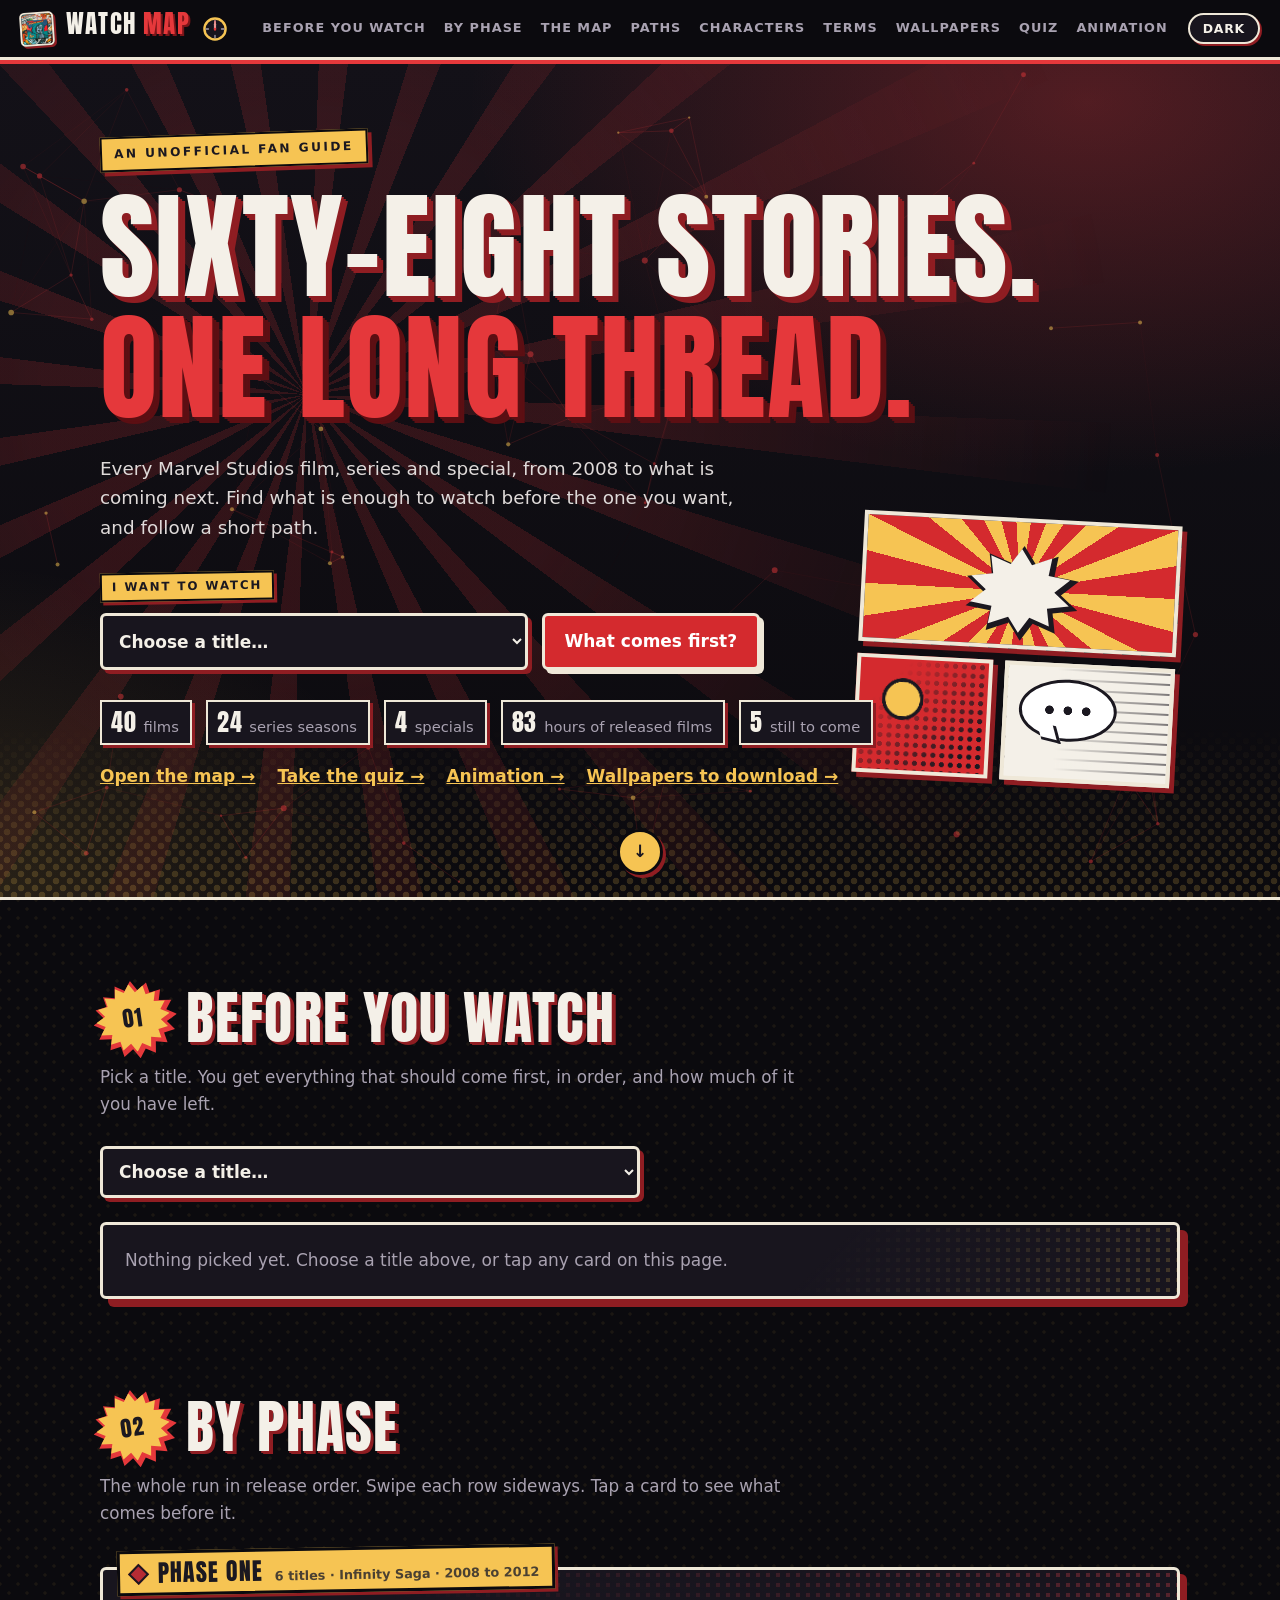
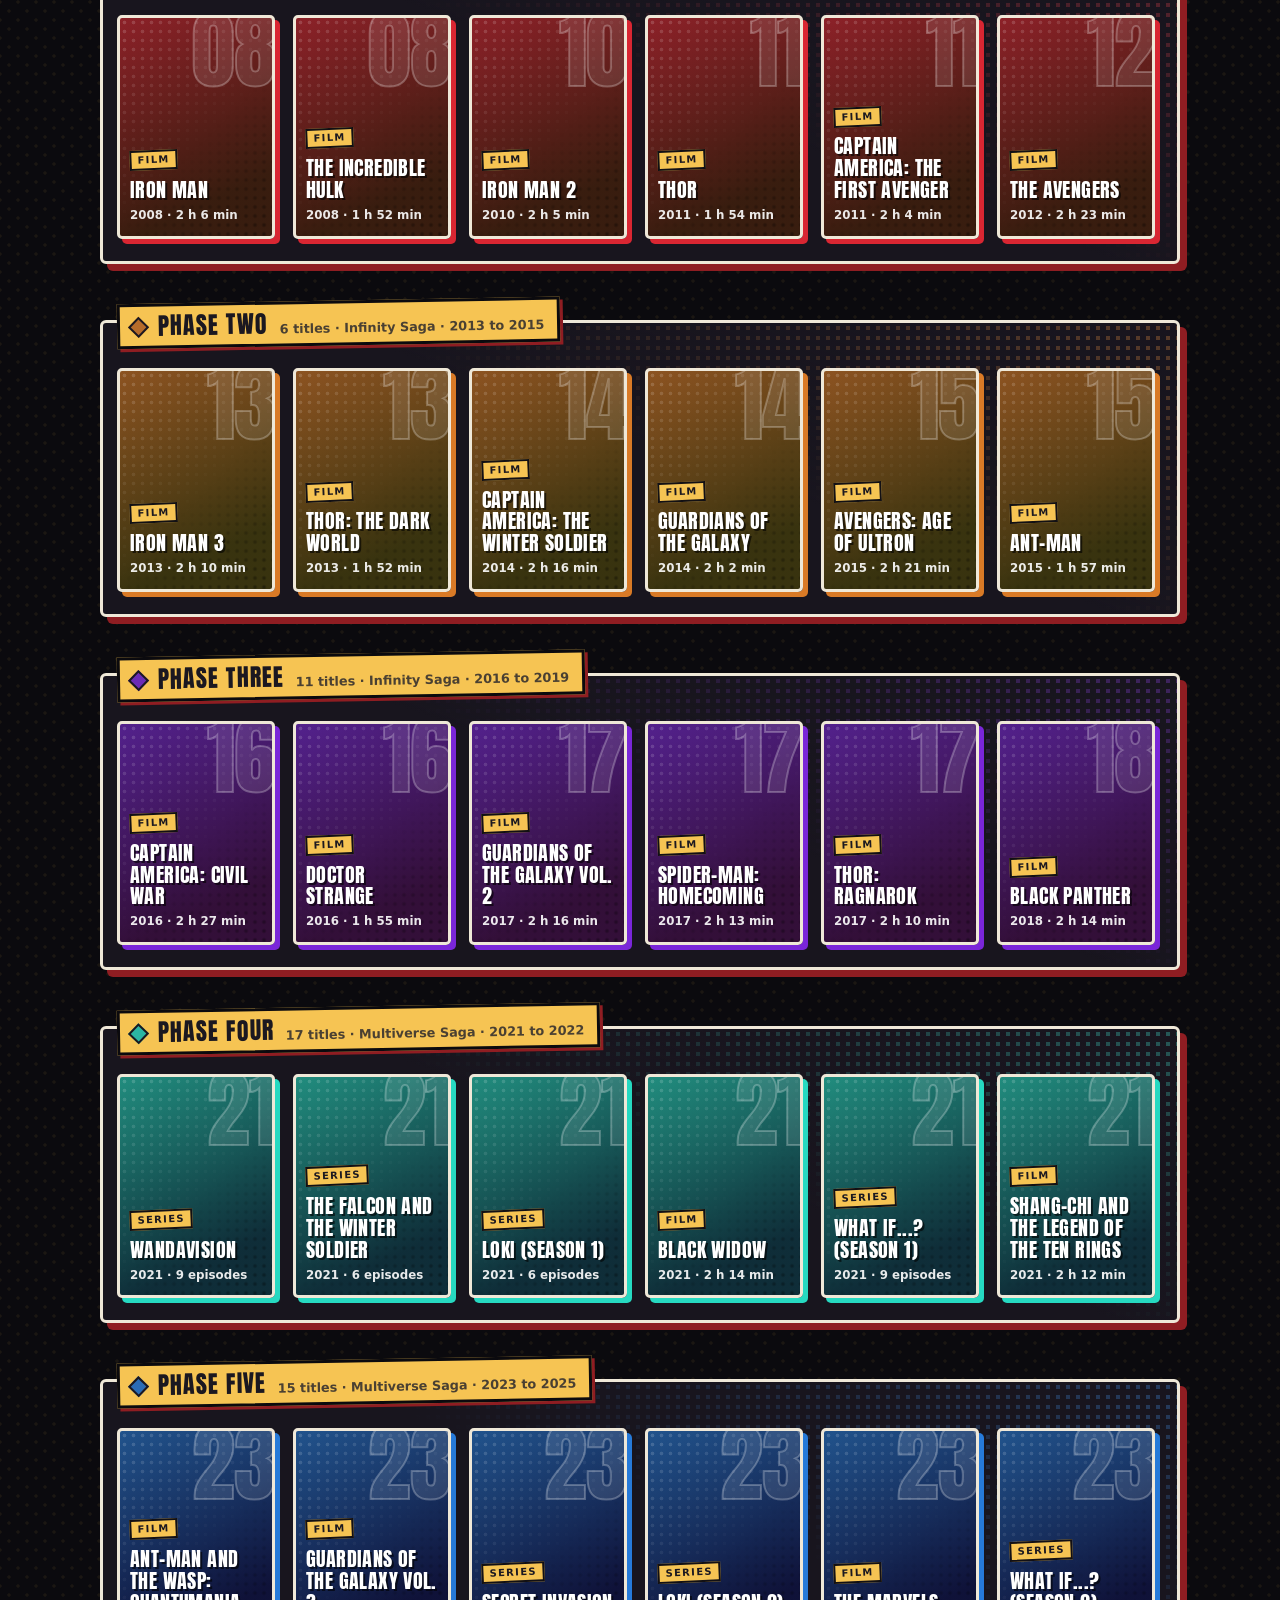
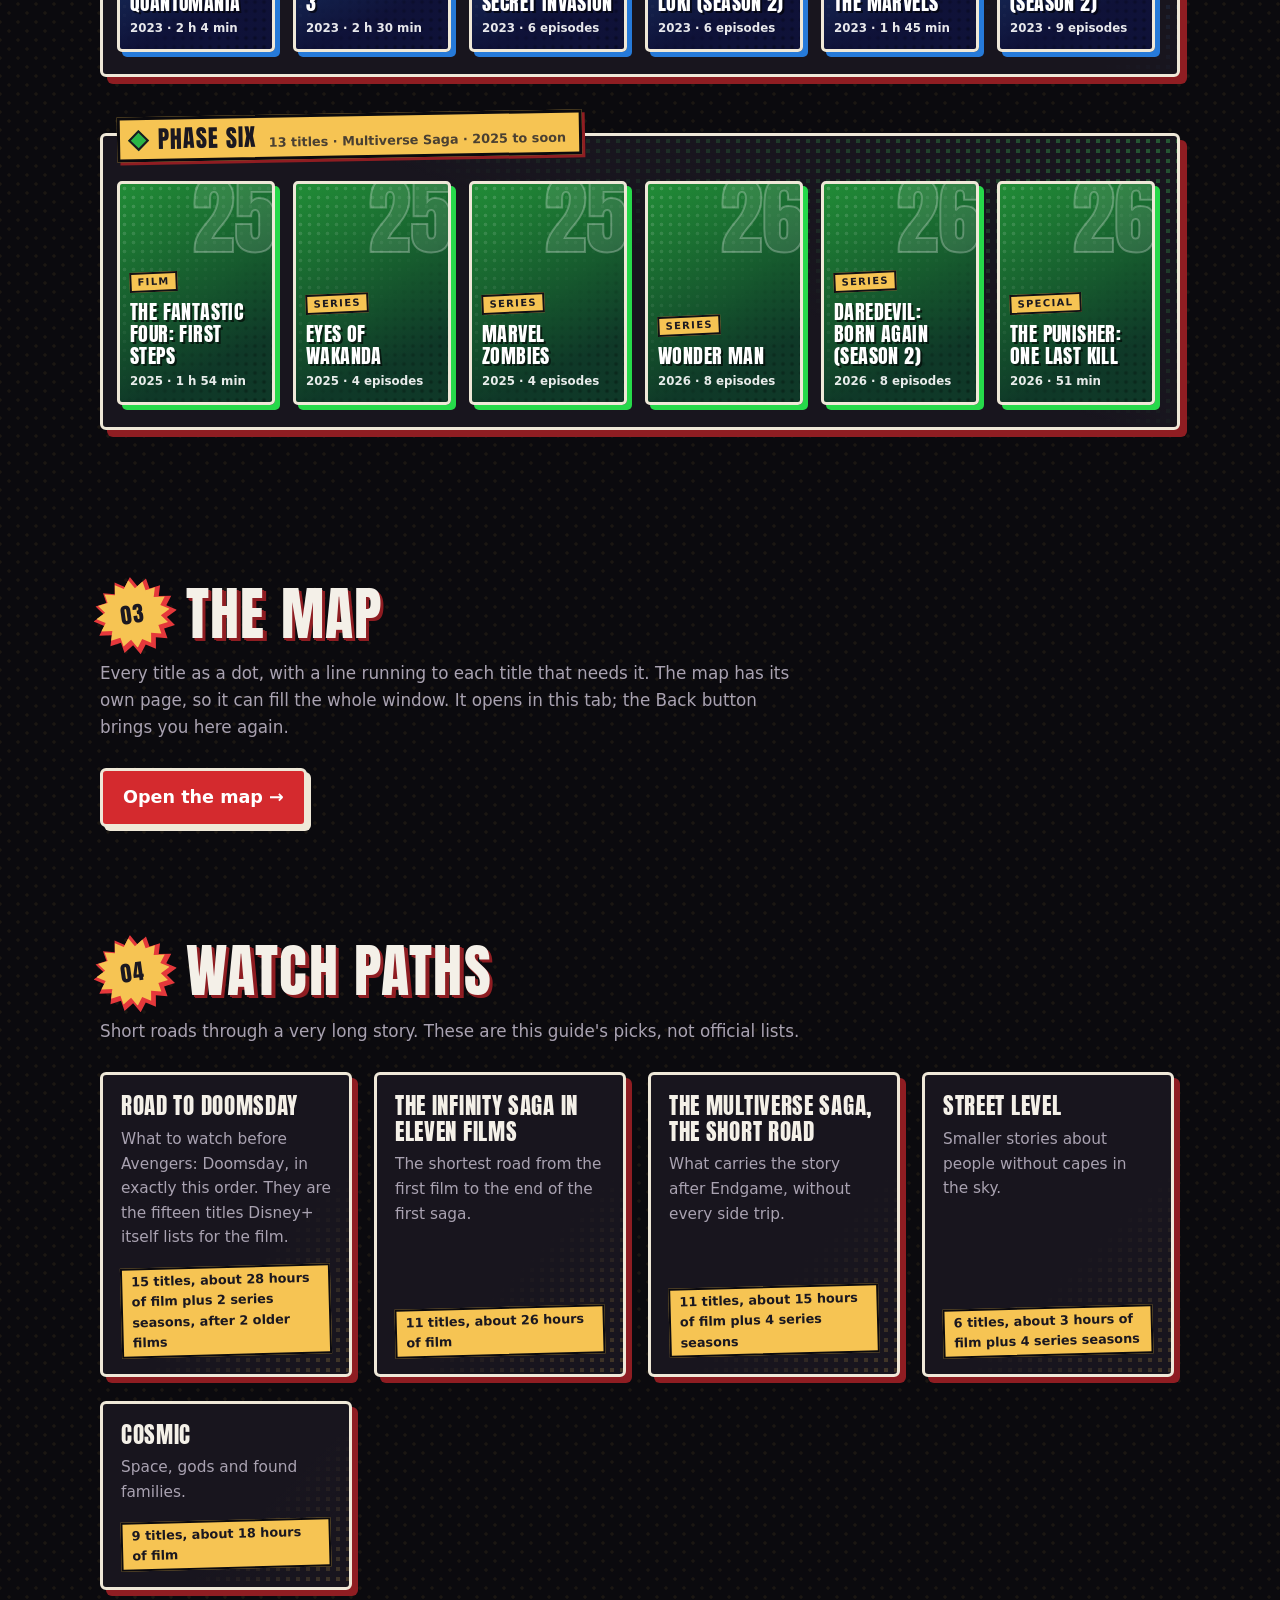
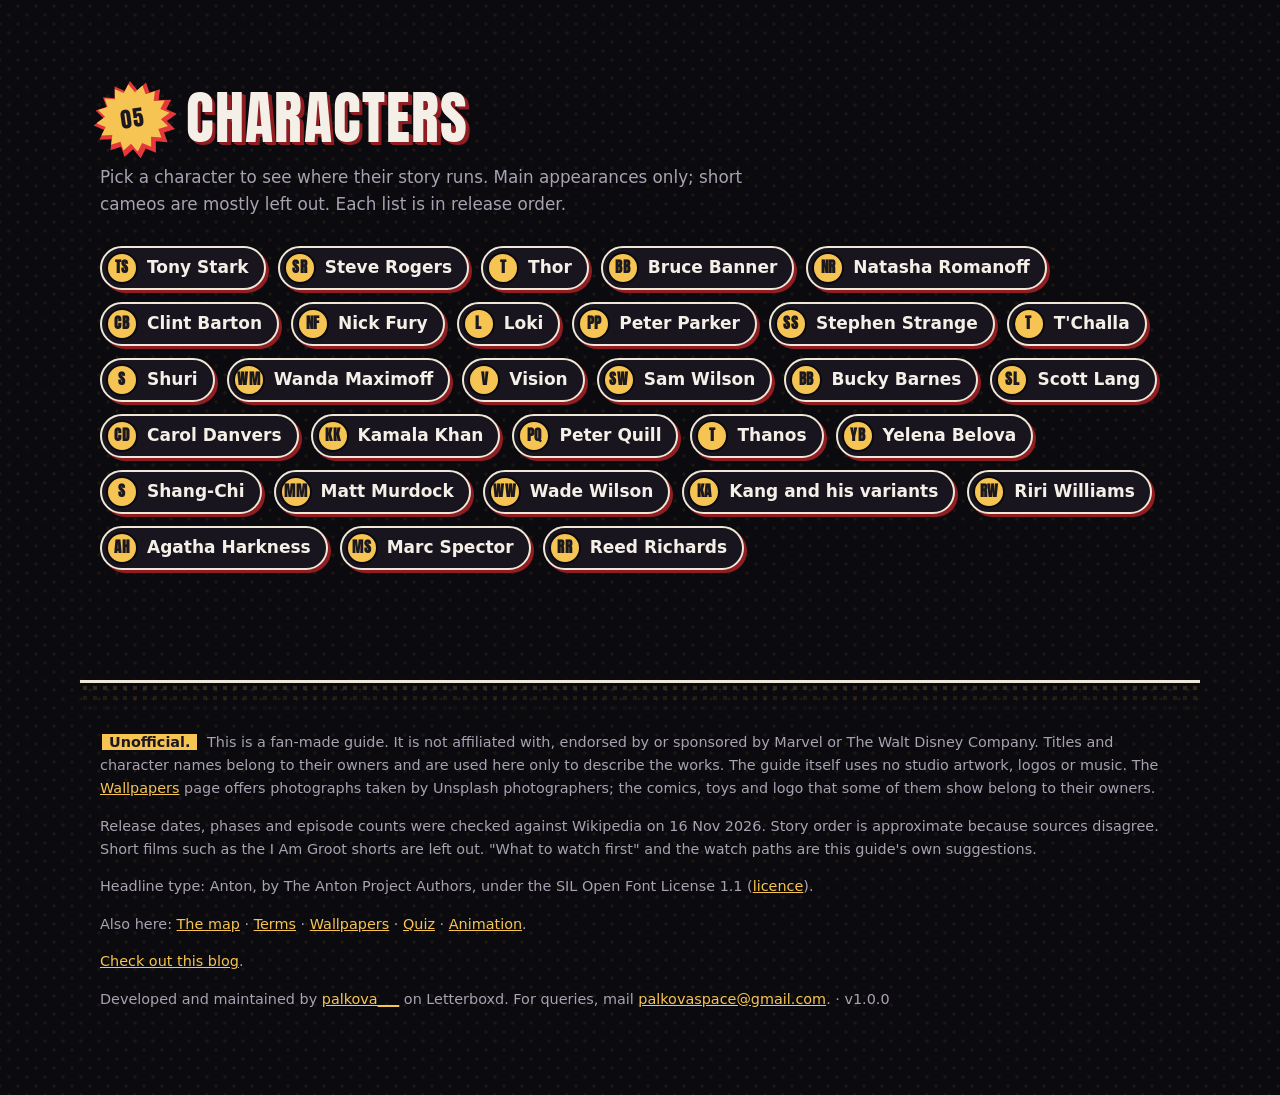
<file: index.html>
<!doctype html>
<html lang="en" data-theme="dark">
<head>
<meta charset="utf-8">
<meta name="viewport" content="width=device-width, initial-scale=1">
<title>Watch Map: an unofficial guide to the Marvel films and series</title>
<meta name="description" content="An unofficial fan guide. Every Marvel Studios film, series and special on one map: what to watch first, release and story order, watch paths and the main characters.">
<meta name="theme-color" content="#0b0a0e">
<link rel="icon" type="image/png" sizes="32x32" href="icon-32.png">
<link rel="apple-touch-icon" href="icon-180.png">
<link rel="preload" href="fonts/anton.woff2" as="font" type="font/woff2" crossorigin>
<link rel="stylesheet" href="style.css">
<script src="theme.js"></script>
<script src="config.js"></script>
</head>
<body data-page="guide">
<header class="bar">
  <a class="word" href="#top" aria-label="Watch Map, top of page"><img class="logo" src="icon-180.png" width="34" height="34" alt=""><span class="word-a">WATCH</span><span class="word-b">MAP</span></a>
  <a class="logo-clock-link" href="https://youtu.be/irVNGjRFZGk" target="_blank" rel="noopener noreferrer" title="Avengers: Doomsday, the official trailer, on YouTube" aria-label="Avengers: Doomsday, the official trailer, on YouTube"><svg class="logo-clock" viewBox="0 0 32 32" width="26" height="26" aria-hidden="true"><circle class="logo-clock-ring" cx="16" cy="16" r="13"/><path class="logo-clock-marks" d="M16 5v3M16 24v3M5 16h3M24 16h3"/><line class="logo-clock-hour" x1="16" y1="16" x2="16" y2="10"/><line class="logo-clock-minute" x1="16" y1="16" x2="16" y2="7"/><line class="logo-clock-second" x1="16" y1="18" x2="16" y2="6"/><circle class="logo-clock-pin" cx="16" cy="16" r="1.6"/></svg></a>
  <nav aria-label="Sections">
    <a href="#before">Before you watch</a>
    <a href="#phases">By phase</a>
    <a href="map.html">The map</a>
    <a href="#paths">Paths</a>
    <a href="#people">Characters</a>
    <a href="terms.html">Terms</a>
    <a href="wallpapers.html">Wallpapers</a>
    <a href="quiz.html">Quiz</a>
    <a href="animation.html">Animation</a>
  </nav>
  <a class="tool terms-link" href="terms.html">Terms</a>
  <button type="button" id="theme" class="tool">Dark</button>
</header>

<main id="top">
  <section class="hero">
    <canvas id="sky" aria-hidden="true"></canvas>
    <div class="hero-in">
      <p class="kicker">An unofficial fan guide</p>
      <h1><span id="count">Sixty-seven</span> stories.<br><em>One long thread.</em></h1>
      <p class="lede">Every Marvel Studios film, series and special, from 2008 to what is coming next. Find what is enough to watch before the one you want, and follow a short path<span data-ticks>, and tick off what you have seen</span>.</p>
      <form class="pick" id="hero-pick">
        <label for="hero-select">I want to watch</label>
        <div class="pick-row">
          <select id="hero-select"></select>
          <button type="submit" class="cta">What comes first?</button>
        </div>
      </form>
      <div class="progress" id="progress" hidden>
        <div class="progress-bar"><span id="progress-fill"></span></div>
        <p id="progress-text"></p>
      </div>
      <p class="stats" id="stats"></p>
      <p class="hero-more"><a href="map.html">Open the map →</a> <a href="quiz.html">Take the quiz →</a> <a href="animation.html">Animation →</a> <a href="wallpapers.html">Wallpapers to download →</a></p>
      <div class="panels" aria-hidden="true"><i></i><i></i><i></i></div>
    </div>
    <a class="down" href="#before" aria-label="Go to the first section">↓</a>
  </section>

  <section id="before" class="block">
    <div class="head reveal">
      <p class="num">01</p>
      <h2>Before you watch</h2>
      <p class="sub">Pick a title. You get everything that should come first, in order, and how much of it you have left.</p>
    </div>
    <div class="pick-row wide reveal">
      <select id="before-select" aria-label="Title"></select>
    </div>
    <div id="detail" class="detail" aria-live="polite">
      <p class="hint">Nothing picked yet. Choose a title above, or tap any card on this page.</p>
    </div>
  </section>

  <section id="phases" class="block">
    <div class="head reveal">
      <p class="num">02</p>
      <h2>By phase</h2>
      <p class="sub">The whole run in release order. Swipe each row sideways. Tap a card to see what comes before it<span data-ticks>; tap its circle to mark it as seen</span>.</p>
    </div>
    <div id="phase-rails"></div>
  </section>

  <section id="map-door" class="block">
    <div class="head reveal">
      <p class="num">03</p>
      <h2>The map</h2>
      <p class="sub">Every title as a dot, with a line running to each title that needs it. The map has its own page, so it can fill the whole window. It opens in this tab; the Back button brings you here again.</p>
    </div>
    <p class="reveal"><a class="cta door" href="map.html">Open the map →</a></p>
  </section>

  <!-- The map itself. On this page it stays hidden (style.css); map.html, generated from this file, shows only this. -->
  <section id="map" class="block">
    <canvas id="strands" aria-hidden="true"></canvas>
    <div class="head reveal">
      <p class="num">03</p>
      <h2>The map</h2>
      <p class="sub">Each dot is a title, and a line runs to the title that needs it. Tap a dot to light up everything behind it. Drag sideways to move.</p>
    </div>
    <div class="controls reveal">
      <div class="seg" role="group" aria-label="Order">
        <button type="button" data-order="release" aria-pressed="true">Release order</button>
        <button type="button" data-order="story" aria-pressed="false">Story order</button>
      </div>
      <div class="chips" role="group" aria-label="Show">
        <button type="button" class="chip" data-kind="film" aria-pressed="true">Films</button>
        <button type="button" class="chip" data-kind="series" aria-pressed="true">Series</button>
        <button type="button" class="chip" data-kind="special" aria-pressed="true">Specials</button>
      </div>
      <div class="chips" id="jump" role="group" aria-label="Jump to a phase"></div>
    </div>
    <div class="map-scroll" id="map-scroll" tabindex="0" aria-label="Map of titles, moves sideways">
      <svg id="graph" role="img" aria-label="Map of titles and the titles they build on"></svg>
    </div>
    <div class="caption" id="caption" aria-live="polite"></div>
    <p class="legend"><span class="key need"></span> needed first <span class="key nice"></span> adds colour <span data-ticks><span class="key seen"></span> seen </span><span class="note" id="order-note"></span></p>
    <p class="map-unofficial">Unofficial fan guide. Not affiliated with Marvel or The Walt Disney Company. Developed and maintained by <a href="https://letterboxd.com/palkova___/" target="_blank" rel="noopener noreferrer">palkova___</a> on Letterboxd.</p>
  </section>

  <section id="paths" class="block">
    <div class="head reveal">
      <p class="num">04</p>
      <h2>Watch paths</h2>
      <p class="sub">Short roads through a very long story. These are this guide's picks, not official lists.</p>
    </div>
    <div class="cards" id="path-cards"></div>
    <div id="path-detail" class="group-detail" aria-live="polite"></div>
  </section>

  <section id="people" class="block">
    <div class="head reveal">
      <p class="num">05</p>
      <h2>Characters</h2>
      <p class="sub">Pick a character to see where their story runs. Main appearances only; short cameos are mostly left out. Each list is in release order.</p>
    </div>
    <div class="people" id="people-chips"></div>
    <div id="people-detail" class="group-detail" aria-live="polite"></div>
  </section>
</main>

<footer class="foot">
  <p><strong>Unofficial.</strong> This is a fan-made guide. It is not affiliated with, endorsed by or sponsored by Marvel or The Walt Disney Company. Titles and character names belong to their owners and are used here only to describe the works. The guide itself uses no studio artwork, logos or music. The <a href="wallpapers.html">Wallpapers</a> page offers photographs taken by Unsplash photographers; the comics, toys and logo that some of them show belong to their owners.</p>
  <p>Release dates, phases and episode counts were checked against Wikipedia on <span id="checked"></span>. Story order is approximate because sources disagree. Short films such as the I Am Groot shorts are left out. "What to watch first" and the watch paths are this guide's own suggestions.<span data-ticks> Your ticks are kept in this browser only.</span></p>
  <p>Headline type: Anton, by The Anton Project Authors, under the SIL Open Font License 1.1 (<a href="fonts/OFL.txt">licence</a>).</p>
  <p>Also here: <a href="map.html">The map</a> · <a href="terms.html">Terms</a> · <a href="wallpapers.html">Wallpapers</a> · <a href="quiz.html">Quiz</a> · <a href="animation.html">Animation</a>.</p>
  <p class="from-blog"><a href="https://palkovaspace.wordpress.com/2026/11/07/behind-the-mask-beside-each-other-two-reflections-on-spider-man-brand-new-day/" target="_blank" rel="noopener noreferrer">Check out this blog</a>.</p>
  <p class="made-by">Developed and maintained by <a href="https://letterboxd.com/palkova___/" target="_blank" rel="noopener noreferrer">palkova___</a> on Letterboxd. For queries, mail <a href="mailto:palkovaspace@gmail.com">palkovaspace@gmail.com</a>. · <span data-site-version>v1.0.0</span></p>
</footer>

<script src="data.js"></script>
<script src="strands.js"></script>
<script src="app.js"></script>
</body>
</html>
</file>
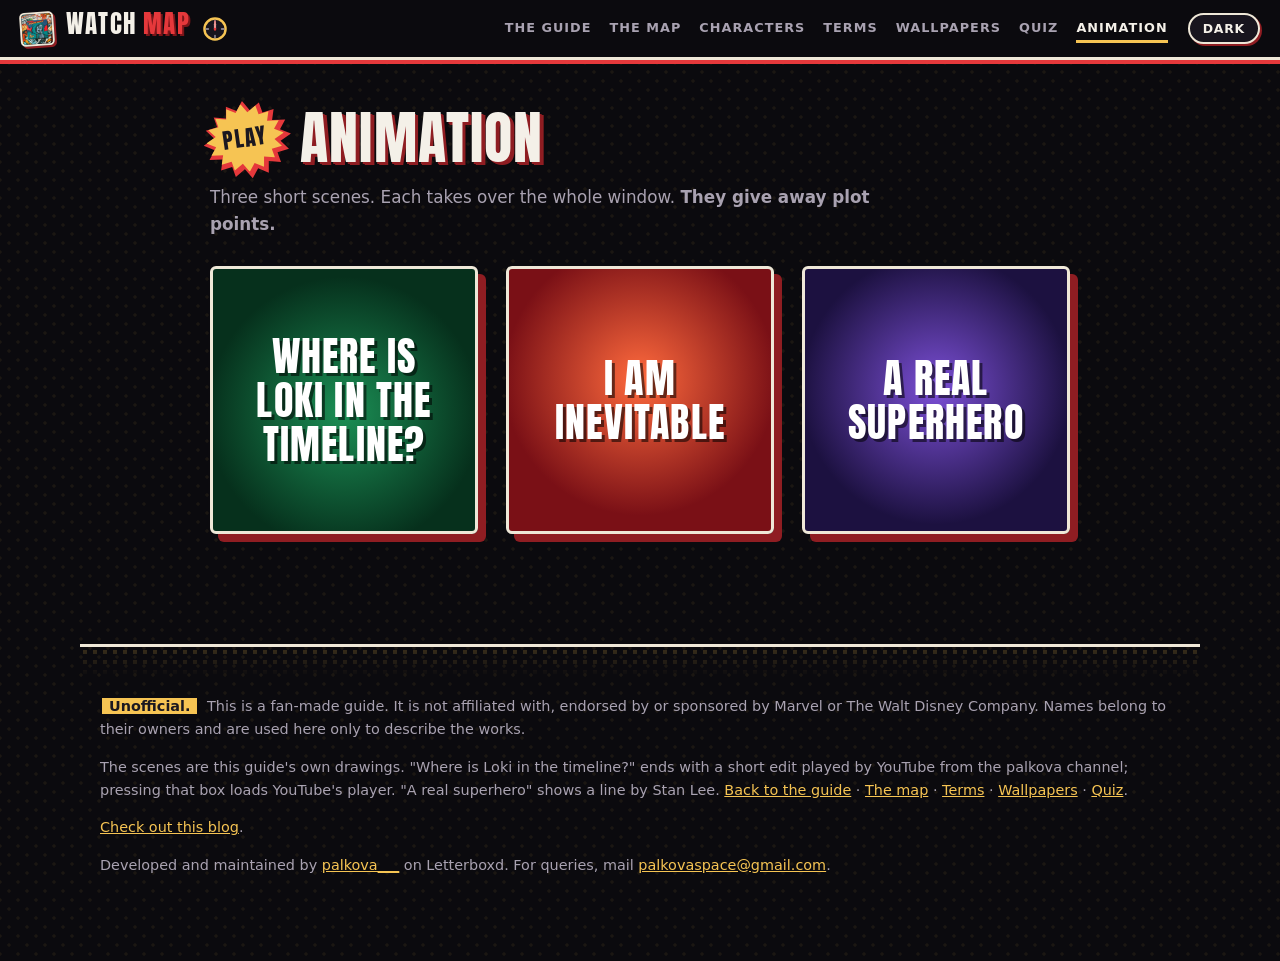
<file: animation.html>
<!doctype html>
<html lang="en" data-theme="dark">
<head>
<meta charset="utf-8">
<meta name="viewport" content="width=device-width, initial-scale=1">
<title>Animation · Watch Map</title>
<meta name="description" content="An unofficial fan guide. Three short scenes that take over the whole window.">
<meta name="theme-color" content="#0b0a0e">
<link rel="icon" type="image/png" sizes="32x32" href="icon-32.png">
<link rel="apple-touch-icon" href="icon-180.png">
<link rel="preload" href="fonts/anton.woff2" as="font" type="font/woff2" crossorigin>
<link rel="stylesheet" href="style.css">
<script src="config.js"></script>
<script src="theme.js"></script>
</head>
<body data-page="animation">
<header class="bar">
  <a class="word" href="index.html" aria-label="Watch Map, back to the guide"><img class="logo" src="icon-180.png" width="34" height="34" alt=""><span class="word-a">WATCH</span><span class="word-b">MAP</span></a>
  <a class="logo-clock-link" href="https://youtu.be/irVNGjRFZGk" target="_blank" rel="noopener noreferrer" title="Avengers: Doomsday, the official trailer, on YouTube" aria-label="Avengers: Doomsday, the official trailer, on YouTube"><svg class="logo-clock" viewBox="0 0 32 32" width="26" height="26" aria-hidden="true"><circle class="logo-clock-ring" cx="16" cy="16" r="13"/><path class="logo-clock-marks" d="M16 5v3M16 24v3M5 16h3M24 16h3"/><line class="logo-clock-hour" x1="16" y1="16" x2="16" y2="10"/><line class="logo-clock-minute" x1="16" y1="16" x2="16" y2="7"/><line class="logo-clock-second" x1="16" y1="18" x2="16" y2="6"/><circle class="logo-clock-pin" cx="16" cy="16" r="1.6"/></svg></a>
  <nav aria-label="Pages">
    <a href="index.html">The guide</a>
    <a href="map.html">The map</a>
    <a href="index.html#people">Characters</a>
    <a href="terms.html">Terms</a>
    <a href="wallpapers.html">Wallpapers</a>
    <a href="quiz.html">Quiz</a>
    <a href="animation.html" aria-current="page">Animation</a>
  </nav>
  <a class="tool back-link" href="index.html">Guide</a>
  <button type="button" id="theme" class="tool">Dark</button>
</header>

<main id="top" class="block anim-page">
  <div class="head">
    <p class="num">PLAY</p>
    <h1 class="terms-title">Animation</h1>
    <p class="sub">Three short scenes. Each takes over the whole window. <strong>They give away plot points.</strong></p>
  </div>
  <div class="anim-boxes">
    <button type="button" class="anim-box loki" id="play-loki"><span>Where is Loki in the timeline?</span></button>
    <button type="button" class="anim-box iron" id="play-iron"><span>I am inevitable</span></button>
    <button type="button" class="anim-box stan" id="play-stan"><span>A real superhero</span></button>
  </div>
  <noscript><p class="meta">This page needs JavaScript to play the scenes.</p></noscript>
</main>

<footer class="foot">
  <p><strong>Unofficial.</strong> This is a fan-made guide. It is not affiliated with, endorsed by or sponsored by Marvel or The Walt Disney Company. Names belong to their owners and are used here only to describe the works.</p>
  <p>The scenes are this guide's own drawings. "Where is Loki in the timeline?" ends with a short edit played by YouTube from the palkova channel; pressing that box loads YouTube's player. "A real superhero" shows a line by Stan Lee. <a href="index.html">Back to the guide</a> · <a href="map.html">The map</a> · <a href="terms.html">Terms</a> · <a href="wallpapers.html">Wallpapers</a> · <a href="quiz.html">Quiz</a>.</p>
  <p class="from-blog"><a href="https://palkovaspace.wordpress.com/2026/11/07/behind-the-mask-beside-each-other-two-reflections-on-spider-man-brand-new-day/" target="_blank" rel="noopener noreferrer">Check out this blog</a>.</p>
  <p class="made-by">Developed and maintained by <a href="https://letterboxd.com/palkova___/" target="_blank" rel="noopener noreferrer">palkova___</a> on Letterboxd. For queries, mail <a href="mailto:palkovaspace@gmail.com">palkovaspace@gmail.com</a>.</p>
</footer>

<!-- The stage: it covers the window while a scene plays (animation-page.js). -->
<div id="stage" hidden>
  <canvas id="stage-canvas" aria-hidden="true"></canvas>
  <video id="stage-video" playsinline controls preload="none" hidden></video>
  <iframe id="stage-frame" title="Video, played by YouTube" allow="autoplay; encrypted-media; picture-in-picture; fullscreen" allowfullscreen referrerpolicy="strict-origin-when-cross-origin" hidden></iframe>
  <div class="stage-tools">
    <a class="stage-pill" id="stage-watch" href="https://www.youtube.com/" target="_blank" rel="noopener noreferrer" hidden>Watch the edit on YouTube ↗</a>
    <a class="stage-pill" id="stage-door" href="map.html#sacred" hidden>Enter the Sacred Timeline →</a>
    <button type="button" class="stage-pill quiet" id="stage-back" hidden>Back</button>
    <a class="stage-pill quiet" id="stage-home" href="index.html" hidden>Back to home</a>
  </div>
</div>

<script src="strands.js"></script>
<script src="animation-page.js"></script>
</body>
</html>
</file>
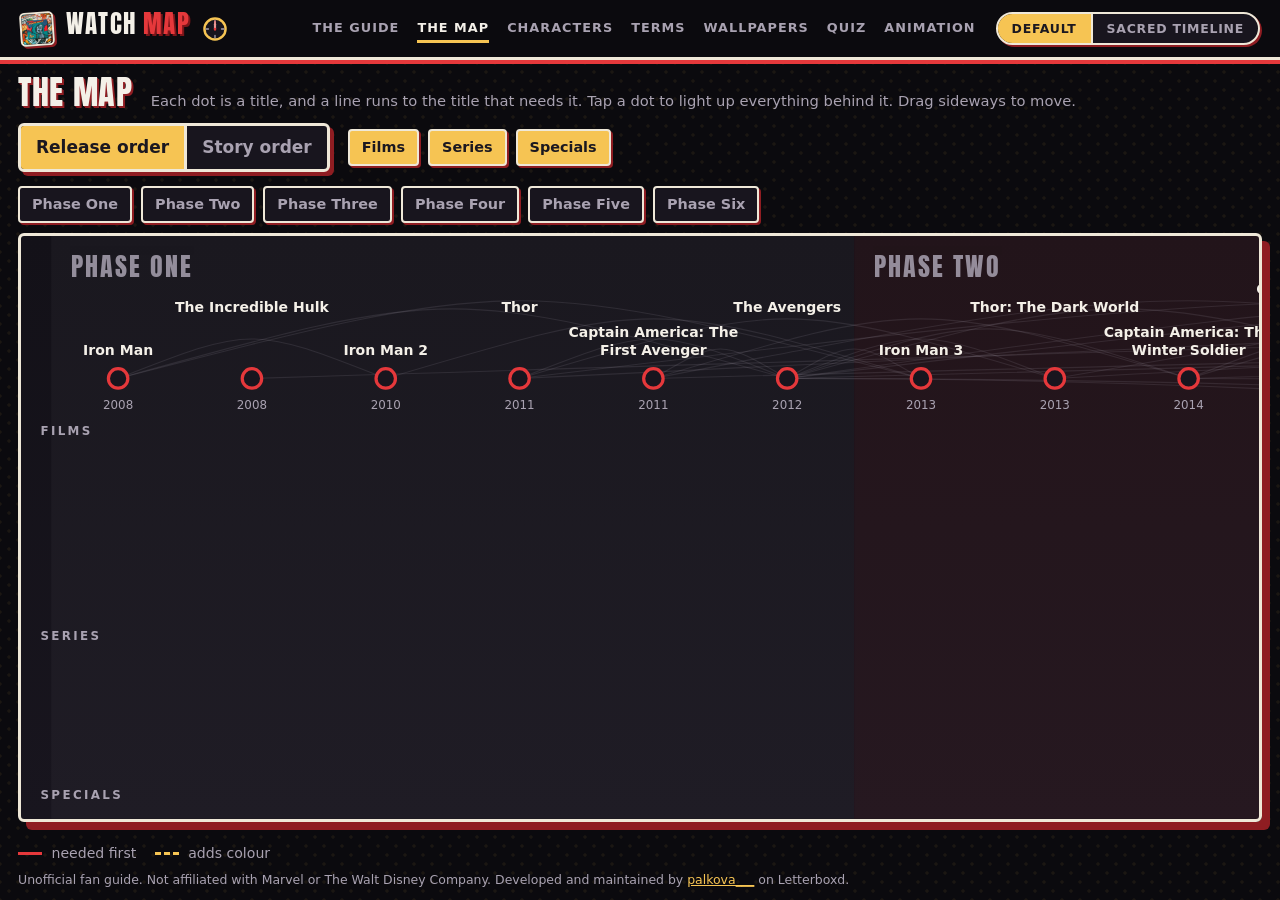
<file: map.html>
<!doctype html>
<html lang="en" data-theme="dark" data-map>
<head>
<meta charset="utf-8">
<meta name="viewport" content="width=device-width, initial-scale=1">
<title>The map · Watch Map</title>
<meta name="description" content="An unofficial fan guide. Every Marvel Studios film, series and special as a dot on one map, with a line to each title that needs it.">
<meta name="theme-color" content="#0b0a0e">
<link rel="icon" type="image/png" sizes="32x32" href="icon-32.png">
<link rel="apple-touch-icon" href="icon-180.png">
<link rel="preload" href="fonts/anton.woff2" as="font" type="font/woff2" crossorigin>
<link rel="stylesheet" href="style.css">
<script src="theme.js"></script>
<script src="config.js"></script>
</head>
<body data-page="map">
<!-- Generated by tools/build_map_page.py from index.html. Do not edit by hand. -->
<header class="bar">
  <a class="word" href="index.html" aria-label="Watch Map, back to the guide"><img class="logo" src="icon-180.png" width="34" height="34" alt=""><span class="word-a">WATCH</span><span class="word-b">MAP</span></a>
  <a class="logo-clock-link" href="https://youtu.be/irVNGjRFZGk" target="_blank" rel="noopener noreferrer" title="Avengers: Doomsday, the official trailer, on YouTube" aria-label="Avengers: Doomsday, the official trailer, on YouTube"><svg class="logo-clock" viewBox="0 0 32 32" width="26" height="26" aria-hidden="true"><circle class="logo-clock-ring" cx="16" cy="16" r="13"/><path class="logo-clock-marks" d="M16 5v3M16 24v3M5 16h3M24 16h3"/><line class="logo-clock-hour" x1="16" y1="16" x2="16" y2="10"/><line class="logo-clock-minute" x1="16" y1="16" x2="16" y2="7"/><line class="logo-clock-second" x1="16" y1="18" x2="16" y2="6"/><circle class="logo-clock-pin" cx="16" cy="16" r="1.6"/></svg></a>
  <nav aria-label="Pages">
    <a href="index.html">The guide</a>
    <a href="map.html" aria-current="page">The map</a>
    <a href="index.html#people">Characters</a>
    <a href="terms.html">Terms</a>
    <a href="wallpapers.html">Wallpapers</a>
    <a href="quiz.html">Quiz</a>
    <a href="animation.html">Animation</a>
  </nav>
  <a class="tool back-link" href="index.html">Guide</a>
  <a class="tool home-link" href="index.html">Home</a>
  <div class="view-switch" id="view" role="group" aria-label="View">
    <button type="button" data-view="default" aria-pressed="true">Default</button>
    <button type="button" data-view="sacred" aria-pressed="false">Sacred Timeline</button>
  </div>
</header>

<main id="top">
  <section class="hero">
    <canvas id="sky" aria-hidden="true"></canvas>
    <div class="hero-in">
      <p class="kicker">An unofficial fan guide</p>
      <h1><span id="count">Sixty-seven</span> stories.<br><em>One long thread.</em></h1>
      <p class="lede">Every Marvel Studios film, series and special, from 2008 to what is coming next. Find what is enough to watch before the one you want, and follow a short path<span data-ticks>, and tick off what you have seen</span>.</p>
      <form class="pick" id="hero-pick">
        <label for="hero-select">I want to watch</label>
        <div class="pick-row">
          <select id="hero-select"></select>
          <button type="submit" class="cta">What comes first?</button>
        </div>
      </form>
      <div class="progress" id="progress" hidden>
        <div class="progress-bar"><span id="progress-fill"></span></div>
        <p id="progress-text"></p>
      </div>
      <p class="stats" id="stats"></p>
      <p class="hero-more"><a href="map.html">Open the map →</a> <a href="quiz.html">Take the quiz →</a> <a href="animation.html">Animation →</a> <a href="wallpapers.html">Wallpapers to download →</a></p>
      <div class="panels" aria-hidden="true"><i></i><i></i><i></i></div>
    </div>
    <a class="down" href="#before" aria-label="Go to the first section">↓</a>
  </section>

  <section id="before" class="block">
    <div class="head reveal">
      <p class="num">01</p>
      <h2>Before you watch</h2>
      <p class="sub">Pick a title. You get everything that should come first, in order, and how much of it you have left.</p>
    </div>
    <div class="pick-row wide reveal">
      <select id="before-select" aria-label="Title"></select>
    </div>
    <div id="detail" class="detail" aria-live="polite">
      <p class="hint">Nothing picked yet. Choose a title above, or tap any card on this page.</p>
    </div>
  </section>

  <section id="phases" class="block">
    <div class="head reveal">
      <p class="num">02</p>
      <h2>By phase</h2>
      <p class="sub">The whole run in release order. Swipe each row sideways. Tap a card to see what comes before it<span data-ticks>; tap its circle to mark it as seen</span>.</p>
    </div>
    <div id="phase-rails"></div>
  </section>

  <section id="map-door" class="block">
    <div class="head reveal">
      <p class="num">03</p>
      <h2>The map</h2>
      <p class="sub">Every title as a dot, with a line running to each title that needs it. The map has its own page, so it can fill the whole window. It opens in this tab; the Back button brings you here again.</p>
    </div>
    <p class="reveal"><a class="cta door" href="map.html">Open the map →</a></p>
  </section>

  <!-- The map itself. On this page it stays hidden (style.css); map.html, generated from this file, shows only this. -->
  <section id="map" class="block">
    <canvas id="strands" aria-hidden="true"></canvas>
    <p class="sacred-quote">“I know what I want. I know what kind of god I need to be. For you. For all of us.” <span>Loki</span></p>
    <div class="head reveal">
      <p class="num">03</p>
      <h2>The map</h2>
      <p class="sub">Each dot is a title, and a line runs to the title that needs it. Tap a dot to light up everything behind it. Drag sideways to move.</p>
    </div>
    <div class="controls reveal">
      <div class="seg" role="group" aria-label="Order">
        <button type="button" data-order="release" aria-pressed="true">Release order</button>
        <button type="button" data-order="story" aria-pressed="false">Story order</button>
      </div>
      <div class="chips" role="group" aria-label="Show">
        <button type="button" class="chip" data-kind="film" aria-pressed="true">Films</button>
        <button type="button" class="chip" data-kind="series" aria-pressed="true">Series</button>
        <button type="button" class="chip" data-kind="special" aria-pressed="true">Specials</button>
      </div>
      <div class="chips" id="jump" role="group" aria-label="Jump to a phase"></div>
    </div>
    <div class="map-scroll" id="map-scroll" tabindex="0" aria-label="Map of titles, moves sideways">
      <svg id="graph" role="img" aria-label="Map of titles and the titles they build on"></svg>
    </div>
    <div class="caption" id="caption" aria-live="polite"></div>
    <p class="legend"><span class="key need"></span> needed first <span class="key nice"></span> adds colour <span data-ticks><span class="key seen"></span> seen </span><span class="note" id="order-note"></span></p>
    <p class="map-unofficial">Unofficial fan guide. Not affiliated with Marvel or The Walt Disney Company. Developed and maintained by <a href="https://letterboxd.com/palkova___/" target="_blank" rel="noopener noreferrer">palkova___</a> on Letterboxd.</p>
  </section>

  <section id="paths" class="block">
    <div class="head reveal">
      <p class="num">04</p>
      <h2>Watch paths</h2>
      <p class="sub">Short roads through a very long story. These are this guide's picks, not official lists.</p>
    </div>
    <div class="cards" id="path-cards"></div>
    <div id="path-detail" class="group-detail" aria-live="polite"></div>
  </section>

  <section id="people" class="block">
    <div class="head reveal">
      <p class="num">05</p>
      <h2>Characters</h2>
      <p class="sub">Pick a character to see where their story runs. Main appearances only; short cameos are mostly left out. Each list is in release order.</p>
    </div>
    <div class="people" id="people-chips"></div>
    <div id="people-detail" class="group-detail" aria-live="polite"></div>
  </section>
</main>

<footer class="foot">
  <p><strong>Unofficial.</strong> This is a fan-made guide. It is not affiliated with, endorsed by or sponsored by Marvel or The Walt Disney Company. Titles and character names belong to their owners and are used here only to describe the works. The guide itself uses no studio artwork, logos or music. The <a href="wallpapers.html">Wallpapers</a> page offers photographs taken by Unsplash photographers; the comics, toys and logo that some of them show belong to their owners.</p>
  <p>Release dates, phases and episode counts were checked against Wikipedia on <span id="checked"></span>. Story order is approximate because sources disagree. Short films such as the I Am Groot shorts are left out. "What to watch first" and the watch paths are this guide's own suggestions.<span data-ticks> Your ticks are kept in this browser only.</span></p>
  <p>Headline type: Anton, by The Anton Project Authors, under the SIL Open Font License 1.1 (<a href="fonts/OFL.txt">licence</a>).</p>
  <p>Also here: <a href="map.html">The map</a> · <a href="terms.html">Terms</a> · <a href="wallpapers.html">Wallpapers</a> · <a href="quiz.html">Quiz</a> · <a href="animation.html">Animation</a>.</p>
  <p class="from-blog"><a href="https://palkovaspace.wordpress.com/2026/11/07/behind-the-mask-beside-each-other-two-reflections-on-spider-man-brand-new-day/" target="_blank" rel="noopener noreferrer">Check out this blog</a>.</p>
  <p class="made-by">Developed and maintained by <a href="https://letterboxd.com/palkova___/" target="_blank" rel="noopener noreferrer">palkova___</a> on Letterboxd. For queries, mail <a href="mailto:palkovaspace@gmail.com">palkovaspace@gmail.com</a>. · <span data-site-version>v1.0.0</span></p>
</footer>

<script src="data.js"></script>
<script src="strands.js"></script>
<script src="app.js"></script>
</body>
</html>
</file>
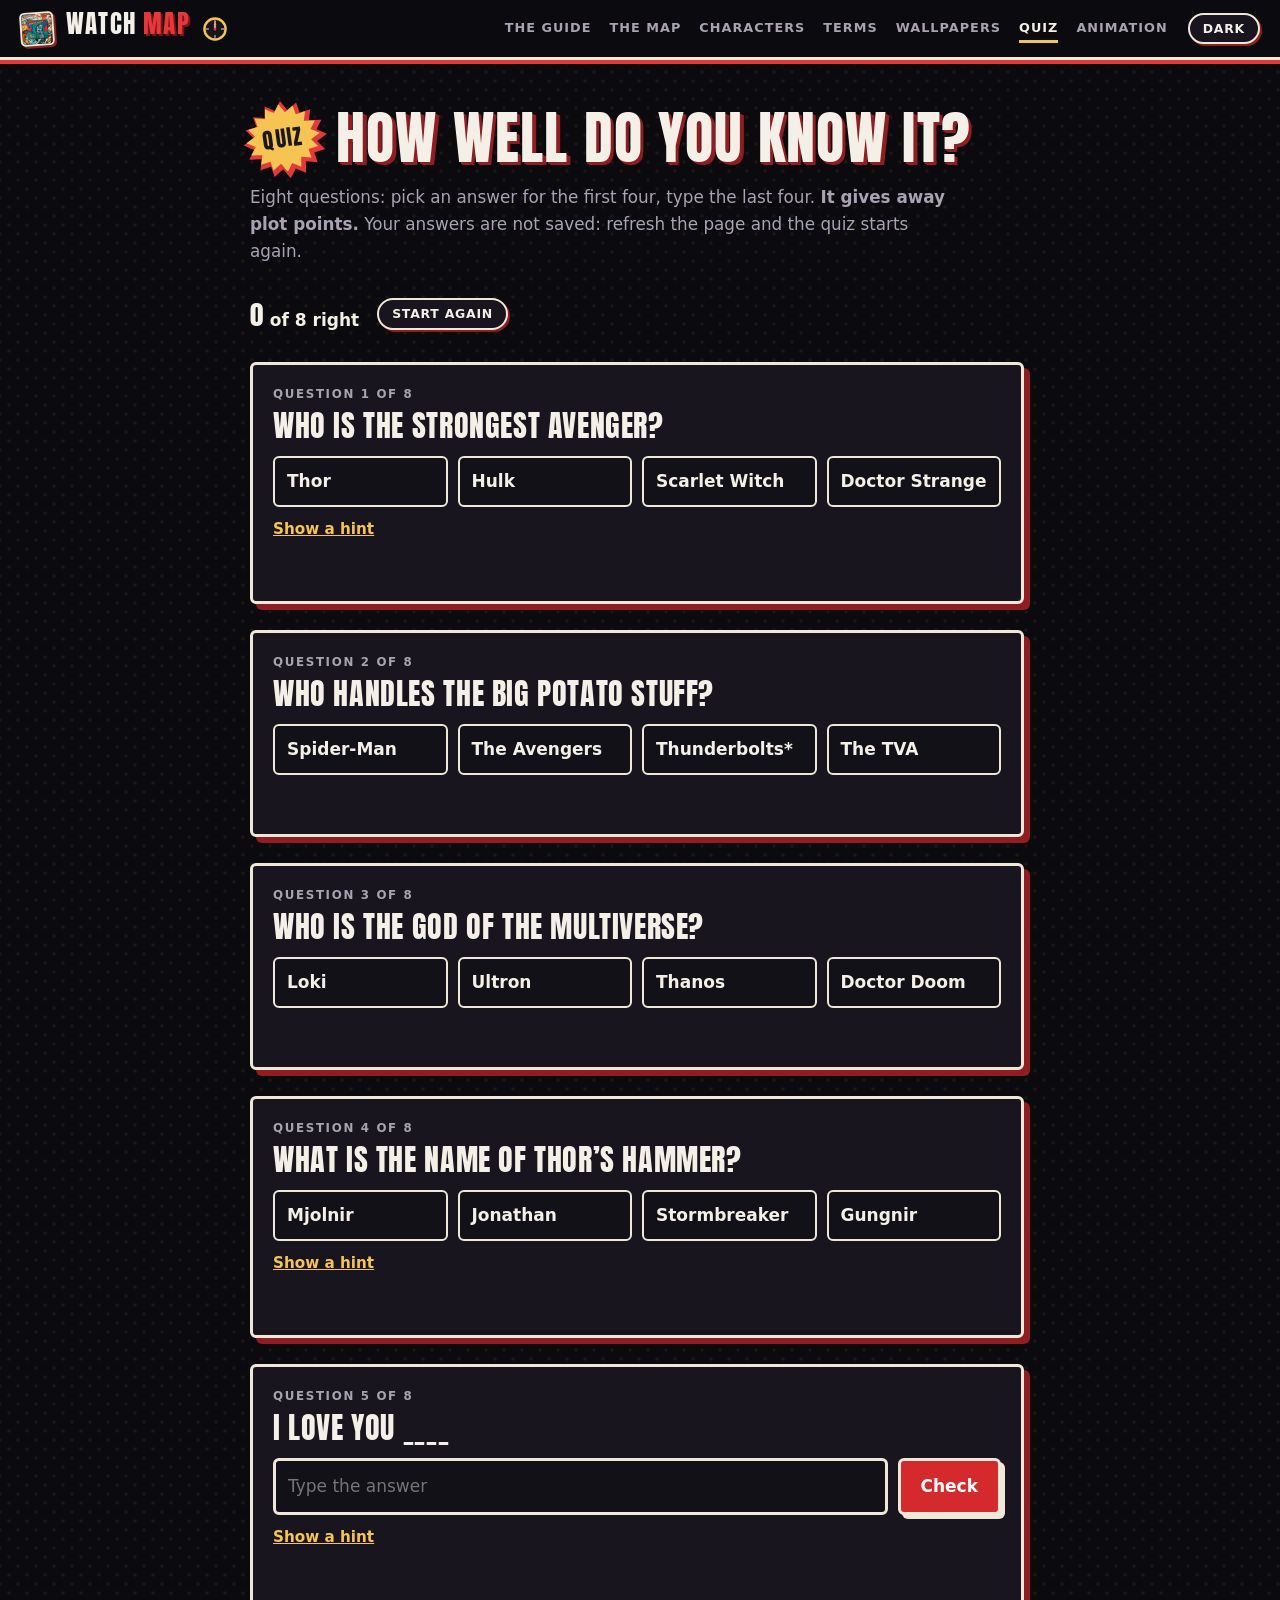
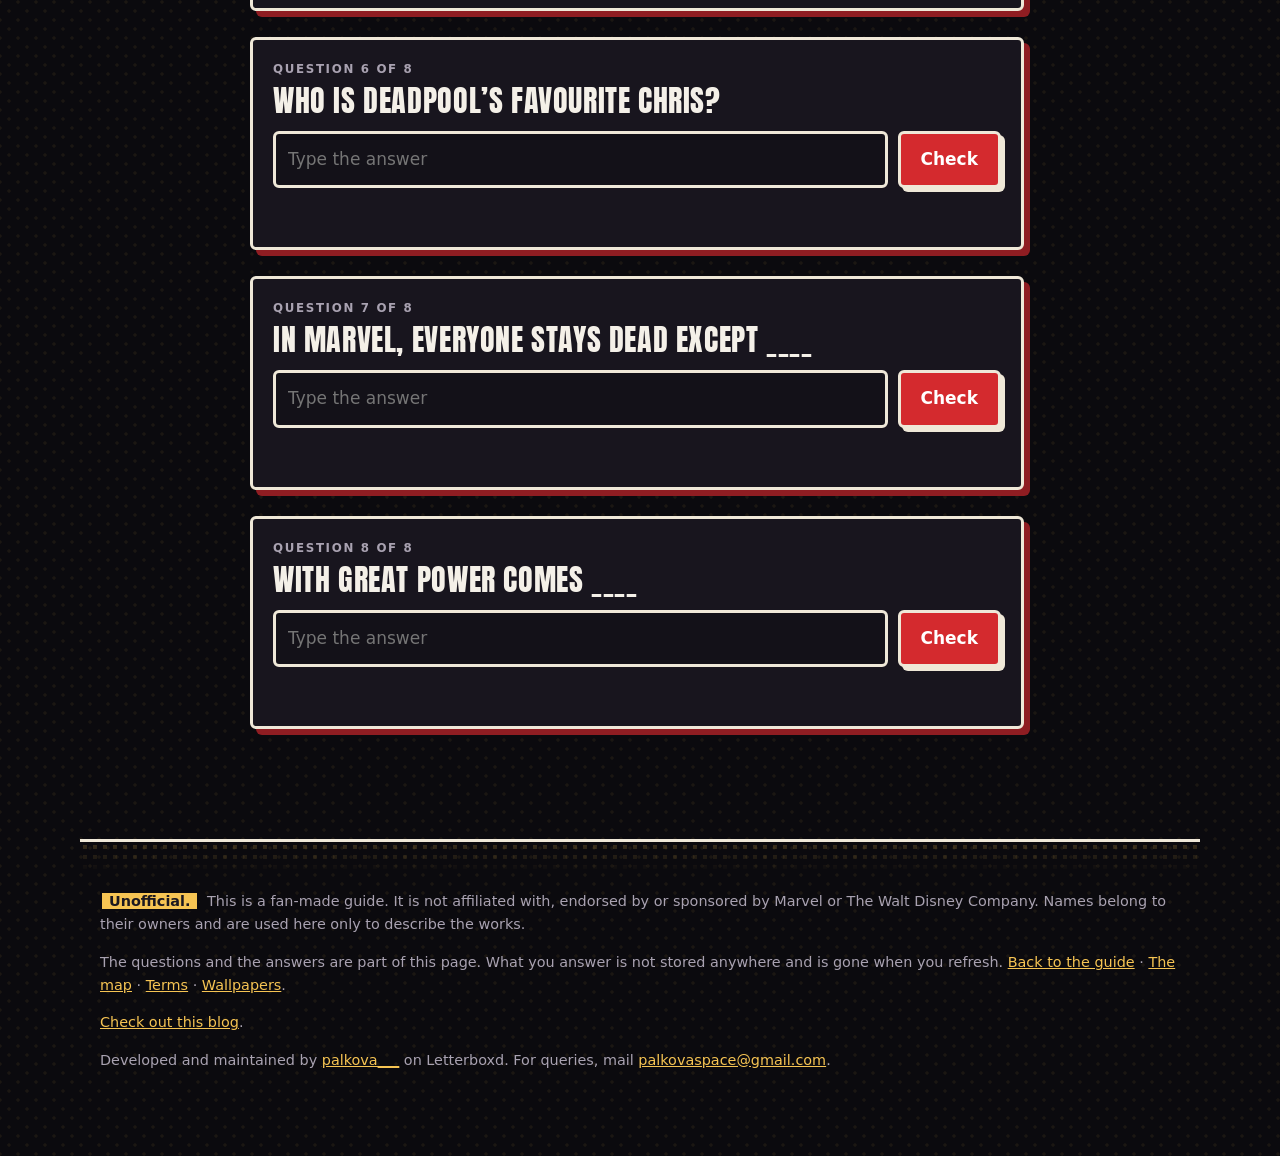
<file: quiz.html>
<!doctype html>
<html lang="en" data-theme="dark">
<head>
<meta charset="utf-8">
<meta name="viewport" content="width=device-width, initial-scale=1">
<title>Quiz · Watch Map</title>
<meta name="description" content="An unofficial fan guide. Eight quick questions about the films and series: four to pick, four to type.">
<meta name="theme-color" content="#0b0a0e">
<link rel="icon" type="image/png" sizes="32x32" href="icon-32.png">
<link rel="apple-touch-icon" href="icon-180.png">
<link rel="preload" href="fonts/anton.woff2" as="font" type="font/woff2" crossorigin>
<link rel="stylesheet" href="style.css">
<script src="theme.js"></script>
</head>
<body>
<header class="bar">
  <a class="word" href="index.html" aria-label="Watch Map, back to the guide"><img class="logo" src="icon-180.png" width="34" height="34" alt=""><span class="word-a">WATCH</span><span class="word-b">MAP</span></a>
  <a class="logo-clock-link" href="https://youtu.be/irVNGjRFZGk" target="_blank" rel="noopener noreferrer" title="Avengers: Doomsday, the official trailer, on YouTube" aria-label="Avengers: Doomsday, the official trailer, on YouTube"><svg class="logo-clock" viewBox="0 0 32 32" width="26" height="26" aria-hidden="true"><circle class="logo-clock-ring" cx="16" cy="16" r="13"/><path class="logo-clock-marks" d="M16 5v3M16 24v3M5 16h3M24 16h3"/><line class="logo-clock-hour" x1="16" y1="16" x2="16" y2="10"/><line class="logo-clock-minute" x1="16" y1="16" x2="16" y2="7"/><line class="logo-clock-second" x1="16" y1="18" x2="16" y2="6"/><circle class="logo-clock-pin" cx="16" cy="16" r="1.6"/></svg></a>
  <nav aria-label="Pages">
    <a href="index.html">The guide</a>
    <a href="map.html">The map</a>
    <a href="index.html#people">Characters</a>
    <a href="terms.html">Terms</a>
    <a href="wallpapers.html">Wallpapers</a>
    <a href="quiz.html" aria-current="page">Quiz</a>
    <a href="animation.html">Animation</a>
  </nav>
  <a class="tool back-link" href="index.html">Guide</a>
  <button type="button" id="theme" class="tool">Dark</button>
</header>

<main id="top" class="block quiz-page">
  <div class="head">
    <p class="num">QUIZ</p>
    <h1 class="terms-title">How well do you know it?</h1>
    <p class="sub">Eight questions: pick an answer for the first four, type the last four. <strong>It gives away plot points.</strong> Your answers are not saved: refresh the page and the quiz starts again.</p>
  </div>
  <p class="quiz-score" aria-live="polite"><span><b id="score">0</b> of <span id="total">8</span> right</span> <button type="button" class="tool" id="again">Start again</button></p>
  <div class="quiz-list" id="quiz"></div>
  <noscript><p class="meta">This page needs JavaScript to run the quiz.</p></noscript>
</main>

<footer class="foot">
  <p><strong>Unofficial.</strong> This is a fan-made guide. It is not affiliated with, endorsed by or sponsored by Marvel or The Walt Disney Company. Names belong to their owners and are used here only to describe the works.</p>
  <p>The questions and the answers are part of this page. What you answer is not stored anywhere and is gone when you refresh. <a href="index.html">Back to the guide</a> · <a href="map.html">The map</a> · <a href="terms.html">Terms</a> · <a href="wallpapers.html">Wallpapers</a>.</p>
  <p class="from-blog"><a href="https://palkovaspace.wordpress.com/2026/11/07/behind-the-mask-beside-each-other-two-reflections-on-spider-man-brand-new-day/" target="_blank" rel="noopener noreferrer">Check out this blog</a>.</p>
  <p class="made-by">Developed and maintained by <a href="https://letterboxd.com/palkova___/" target="_blank" rel="noopener noreferrer">palkova___</a> on Letterboxd. For queries, mail <a href="mailto:palkovaspace@gmail.com">palkovaspace@gmail.com</a>.</p>
</footer>

<script src="quiz-page.js"></script>
</body>
</html>
</file>
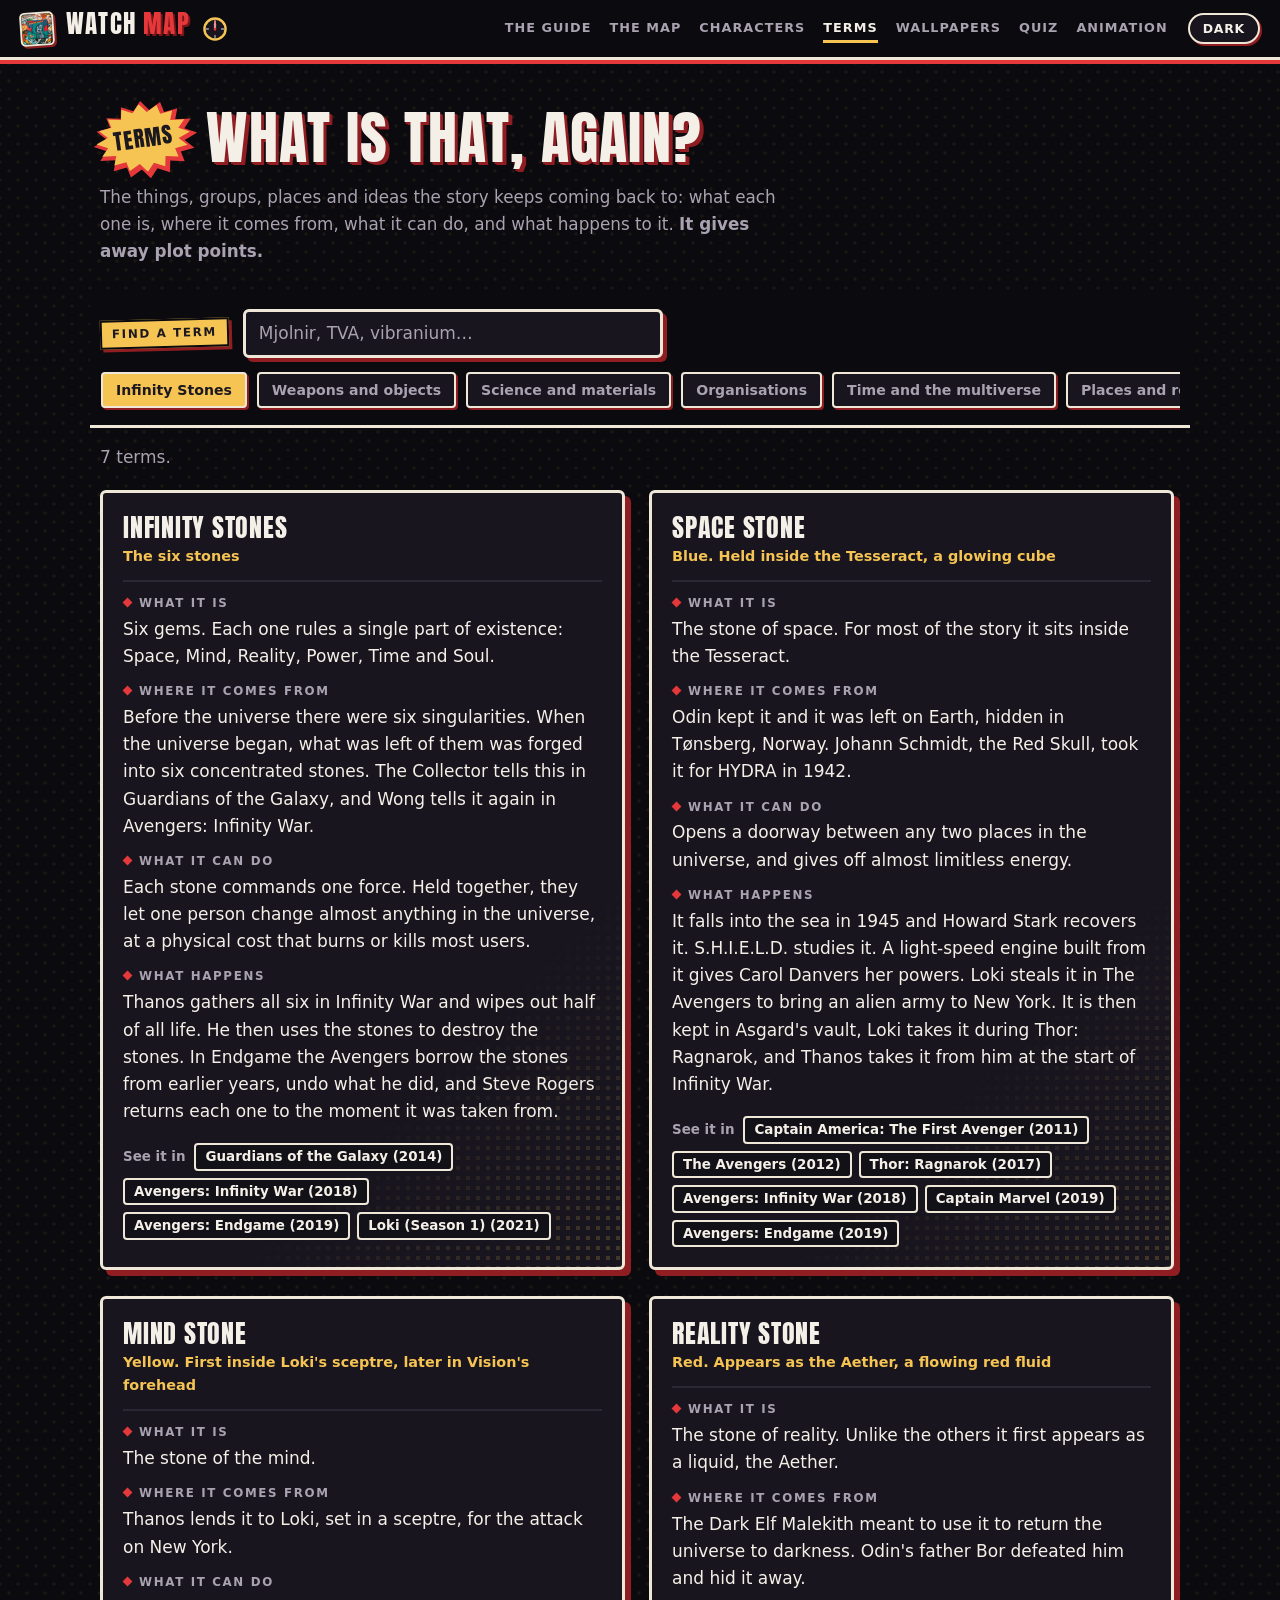
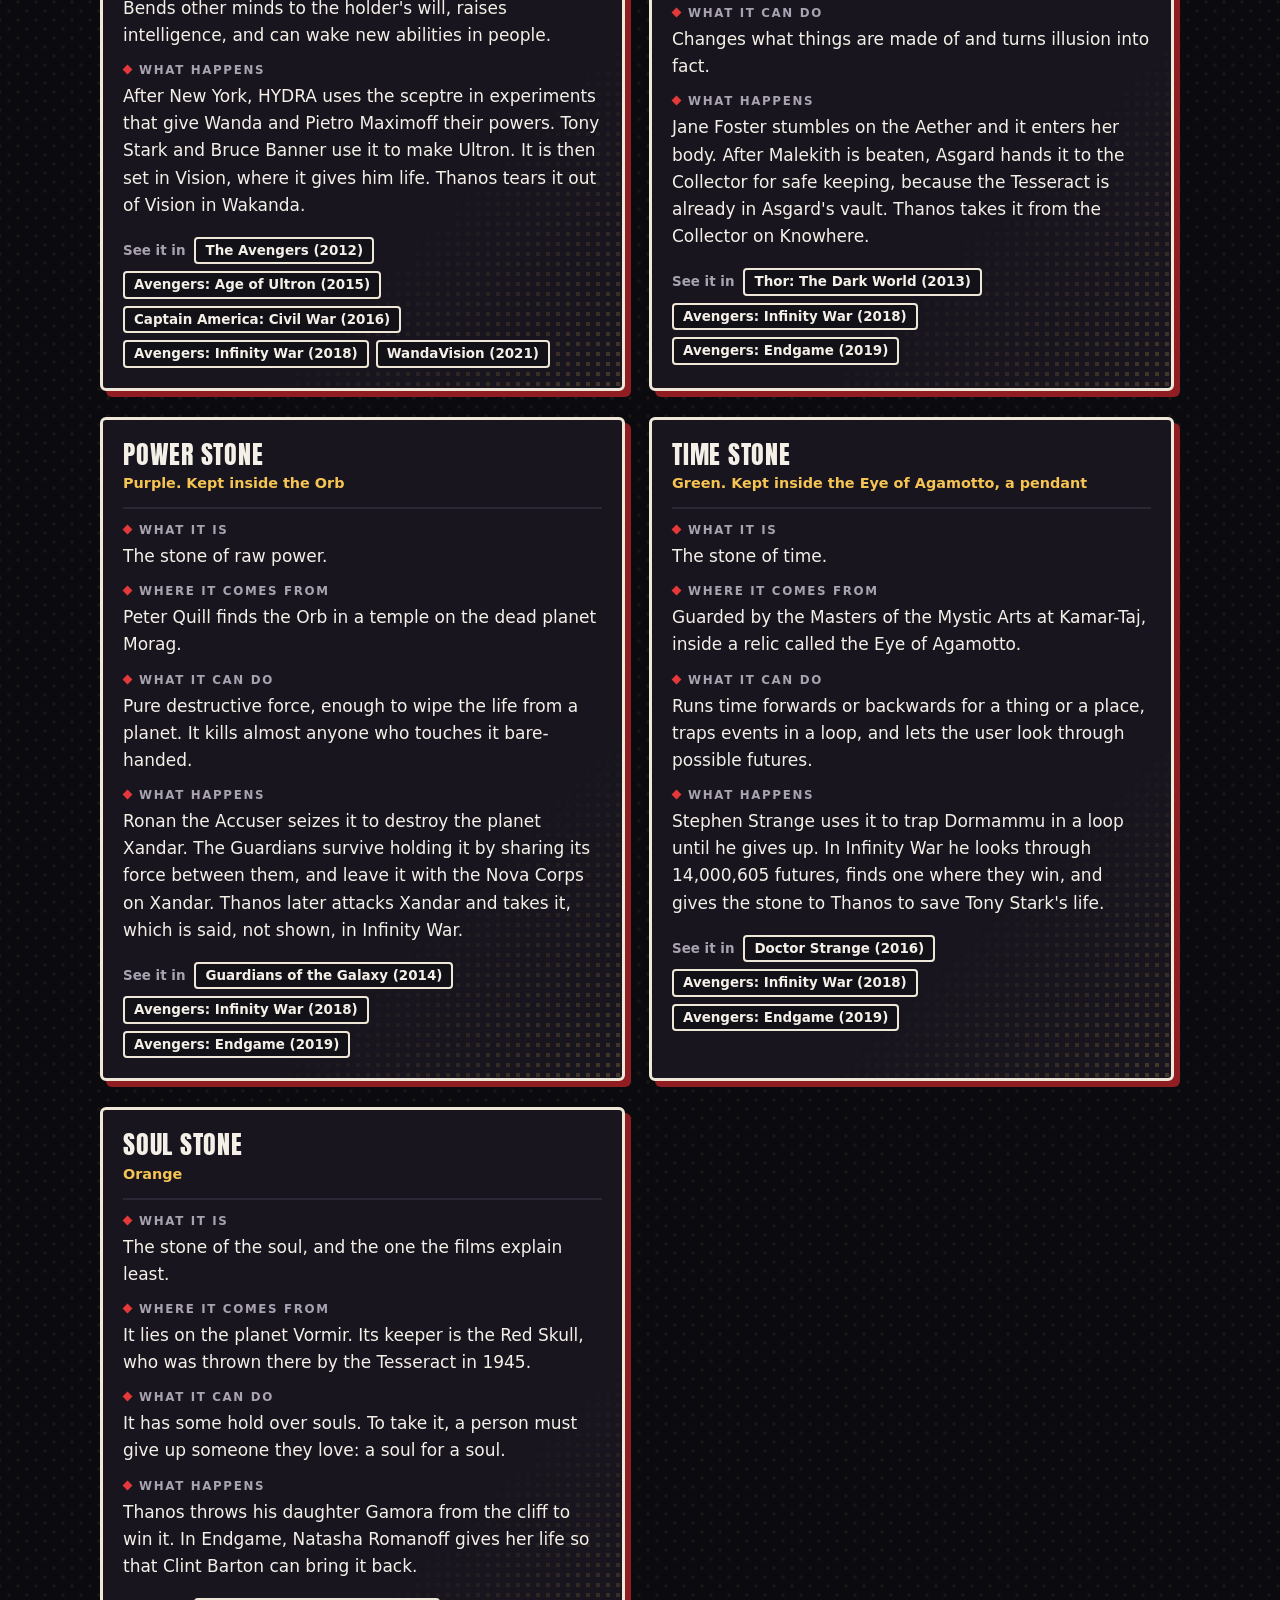
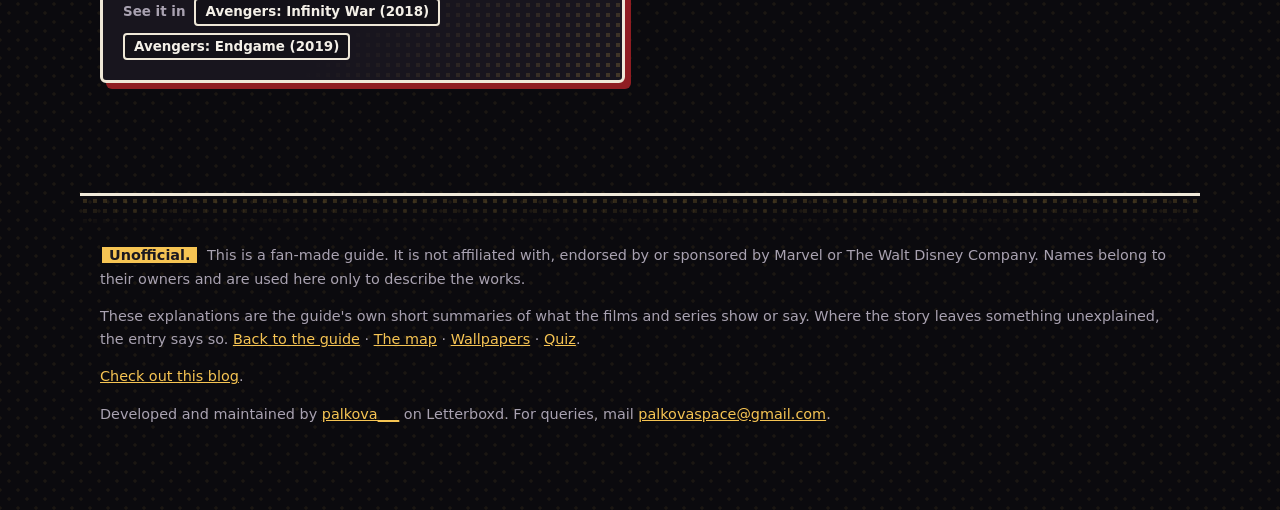
<file: terms.html>
<!doctype html>
<html lang="en" data-theme="dark">
<head>
<meta charset="utf-8">
<meta name="viewport" content="width=device-width, initial-scale=1">
<title>Terms · Watch Map</title>
<meta name="description" content="An unofficial fan guide. Short explanations of the Infinity Stones, the Gauntlet, Mjolnir, Captain America's shield, the TVA and the other things, groups and places the Marvel Studios films and series keep coming back to.">
<meta name="theme-color" content="#0b0a0e">
<link rel="icon" type="image/png" sizes="32x32" href="icon-32.png">
<link rel="apple-touch-icon" href="icon-180.png">
<link rel="preload" href="fonts/anton.woff2" as="font" type="font/woff2" crossorigin>
<link rel="stylesheet" href="style.css">
<script src="theme.js"></script>
</head>
<body>
<header class="bar">
  <a class="word" href="index.html" aria-label="Watch Map, back to the guide"><img class="logo" src="icon-180.png" width="34" height="34" alt=""><span class="word-a">WATCH</span><span class="word-b">MAP</span></a>
  <a class="logo-clock-link" href="https://youtu.be/irVNGjRFZGk" target="_blank" rel="noopener noreferrer" title="Avengers: Doomsday, the official trailer, on YouTube" aria-label="Avengers: Doomsday, the official trailer, on YouTube"><svg class="logo-clock" viewBox="0 0 32 32" width="26" height="26" aria-hidden="true"><circle class="logo-clock-ring" cx="16" cy="16" r="13"/><path class="logo-clock-marks" d="M16 5v3M16 24v3M5 16h3M24 16h3"/><line class="logo-clock-hour" x1="16" y1="16" x2="16" y2="10"/><line class="logo-clock-minute" x1="16" y1="16" x2="16" y2="7"/><line class="logo-clock-second" x1="16" y1="18" x2="16" y2="6"/><circle class="logo-clock-pin" cx="16" cy="16" r="1.6"/></svg></a>
  <nav aria-label="Pages">
    <a href="index.html">The guide</a>
    <a href="map.html">The map</a>
    <a href="index.html#people">Characters</a>
    <a href="terms.html" aria-current="page">Terms</a>
    <a href="wallpapers.html">Wallpapers</a>
    <a href="quiz.html">Quiz</a>
    <a href="animation.html">Animation</a>
  </nav>
  <a class="tool back-link" href="index.html">Guide</a>
  <button type="button" id="theme" class="tool">Dark</button>
</header>

<main id="top" class="block terms-page">
  <div class="head">
    <p class="num">TERMS</p>
    <h1 class="terms-title">What is that, again?</h1>
    <p class="sub">The things, groups, places and ideas the story keeps coming back to: what each one is, where it comes from, what it can do, and what happens to it. <strong>It gives away plot points.</strong></p>
  </div>

  <div class="terms-tools">
    <label class="terms-find"><span>Find a term</span><input type="search" id="find" placeholder="Mjolnir, TVA, vibranium…" autocomplete="off"></label>
    <div class="terms-tabs" id="tabs" role="group" aria-label="Kinds of term"></div>
  </div>

  <p class="meta" id="count" aria-live="polite"></p>
  <div class="terms-list" id="list"></div>
  <noscript><p class="meta">This page needs JavaScript to show the terms.</p></noscript>
</main>

<footer class="foot">
  <p><strong>Unofficial.</strong> This is a fan-made guide. It is not affiliated with, endorsed by or sponsored by Marvel or The Walt Disney Company. Names belong to their owners and are used here only to describe the works.</p>
  <p>These explanations are the guide's own short summaries of what the films and series show or say. Where the story leaves something unexplained, the entry says so. <a href="index.html">Back to the guide</a> · <a href="map.html">The map</a> · <a href="wallpapers.html">Wallpapers</a> · <a href="quiz.html">Quiz</a>.</p>
  <p class="from-blog"><a href="https://palkovaspace.wordpress.com/2026/11/07/behind-the-mask-beside-each-other-two-reflections-on-spider-man-brand-new-day/" target="_blank" rel="noopener noreferrer">Check out this blog</a>.</p>
  <p class="made-by">Developed and maintained by <a href="https://letterboxd.com/palkova___/" target="_blank" rel="noopener noreferrer">palkova___</a> on Letterboxd. For queries, mail <a href="mailto:palkovaspace@gmail.com">palkovaspace@gmail.com</a>.</p>
</footer>

<script src="terms.js"></script>
<script src="terms-page.js"></script>
</body>
</html>
</file>
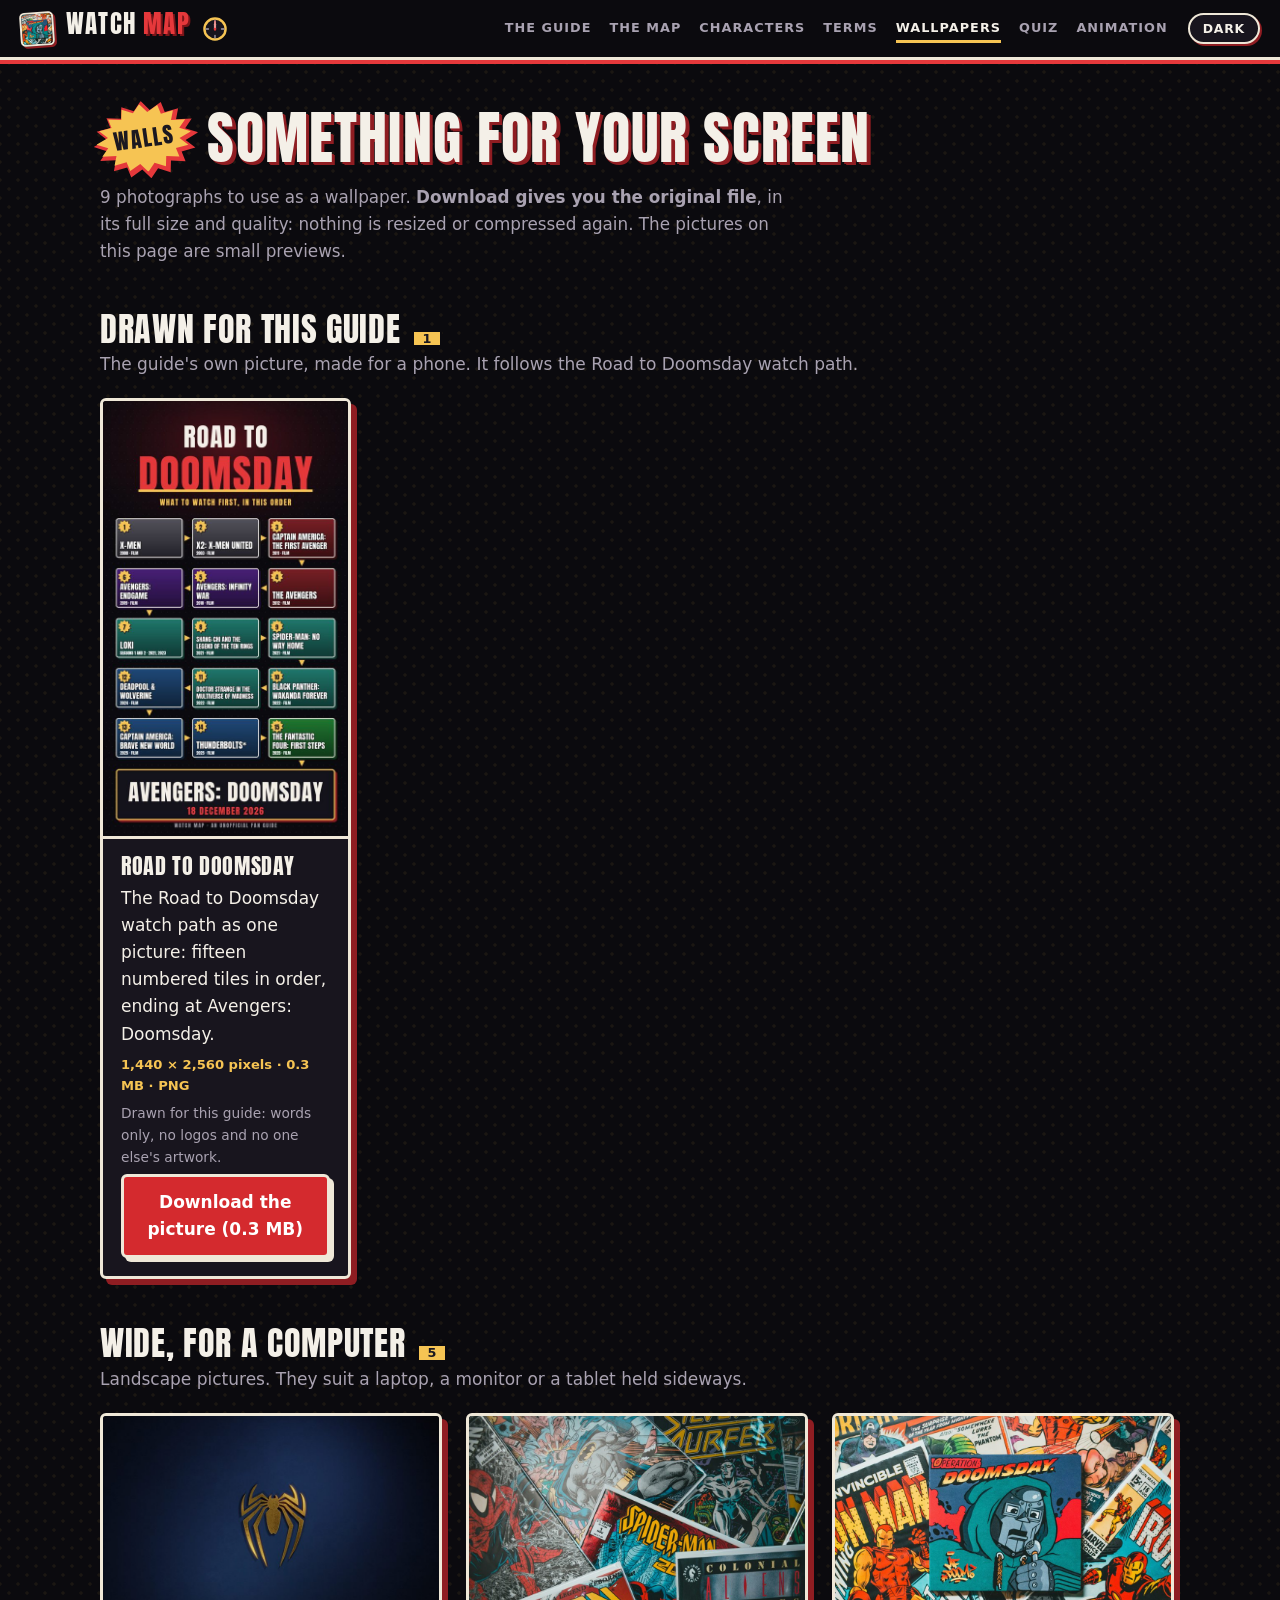
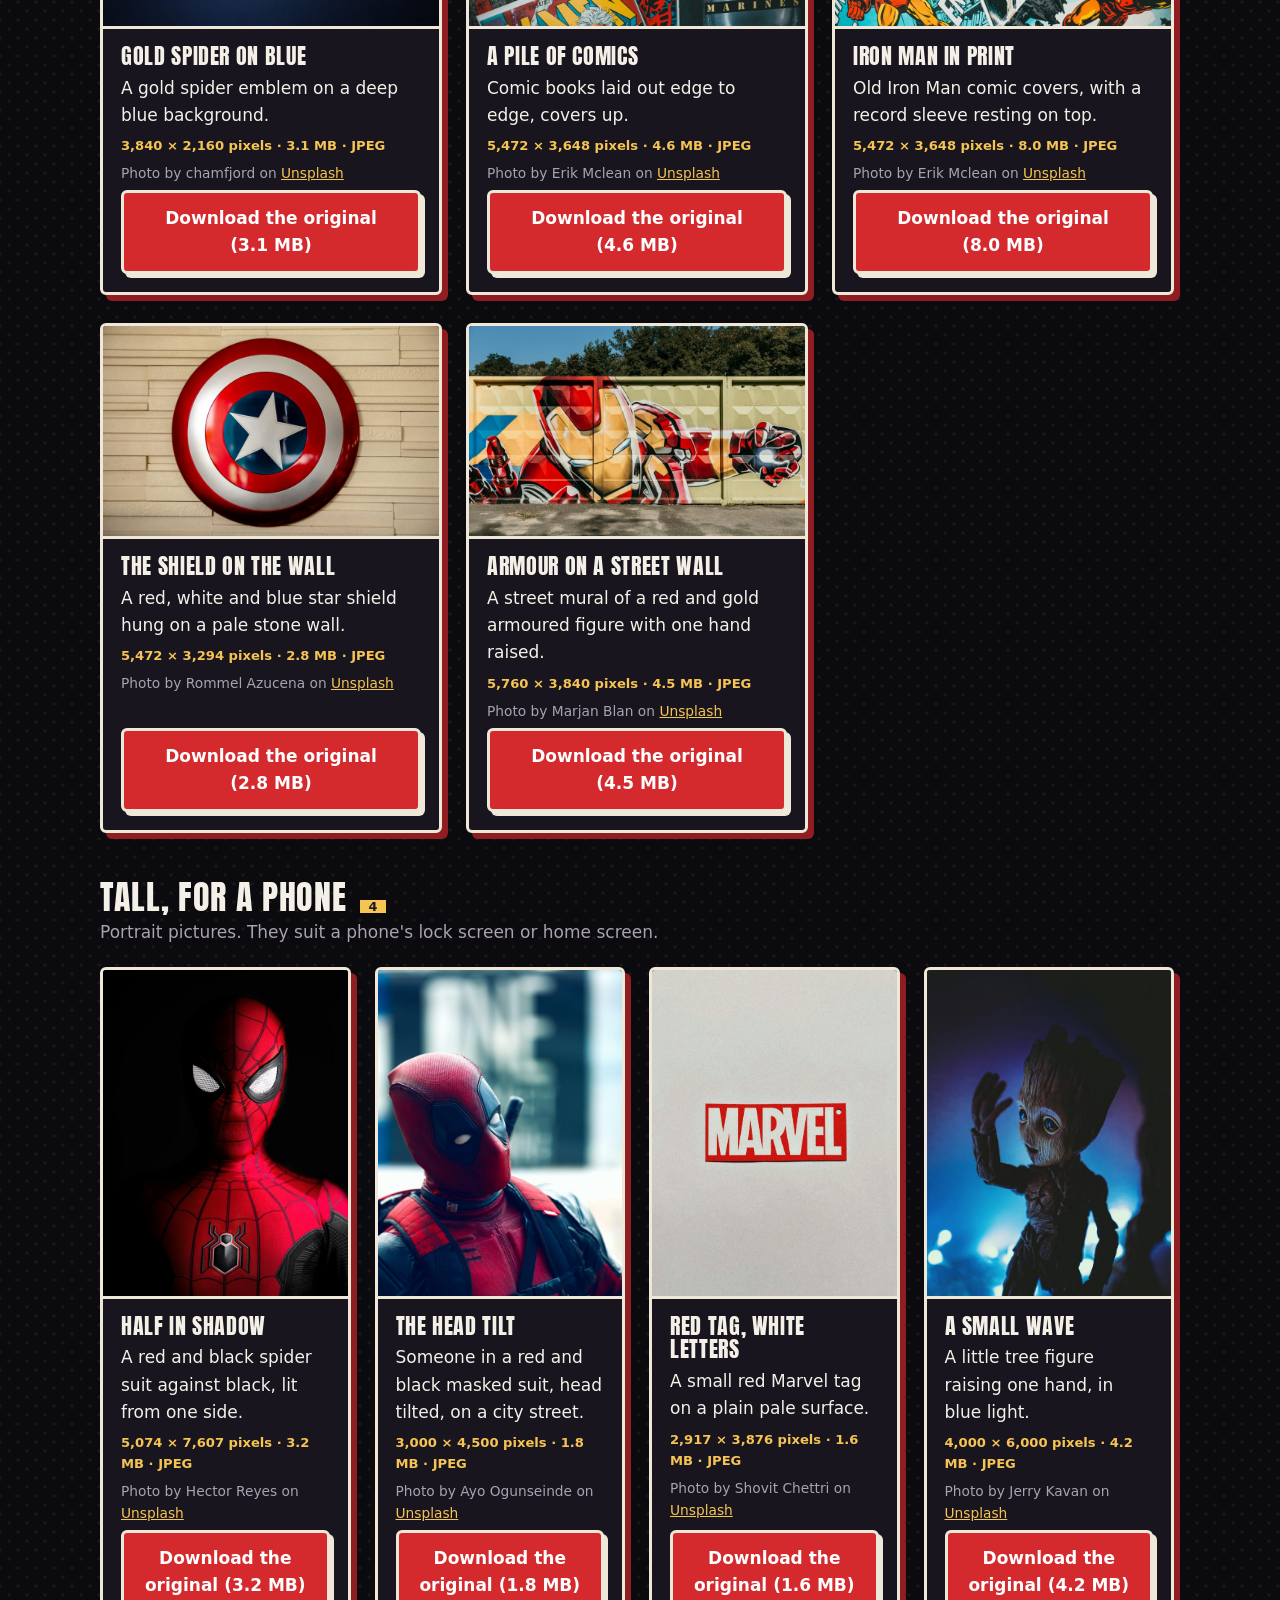
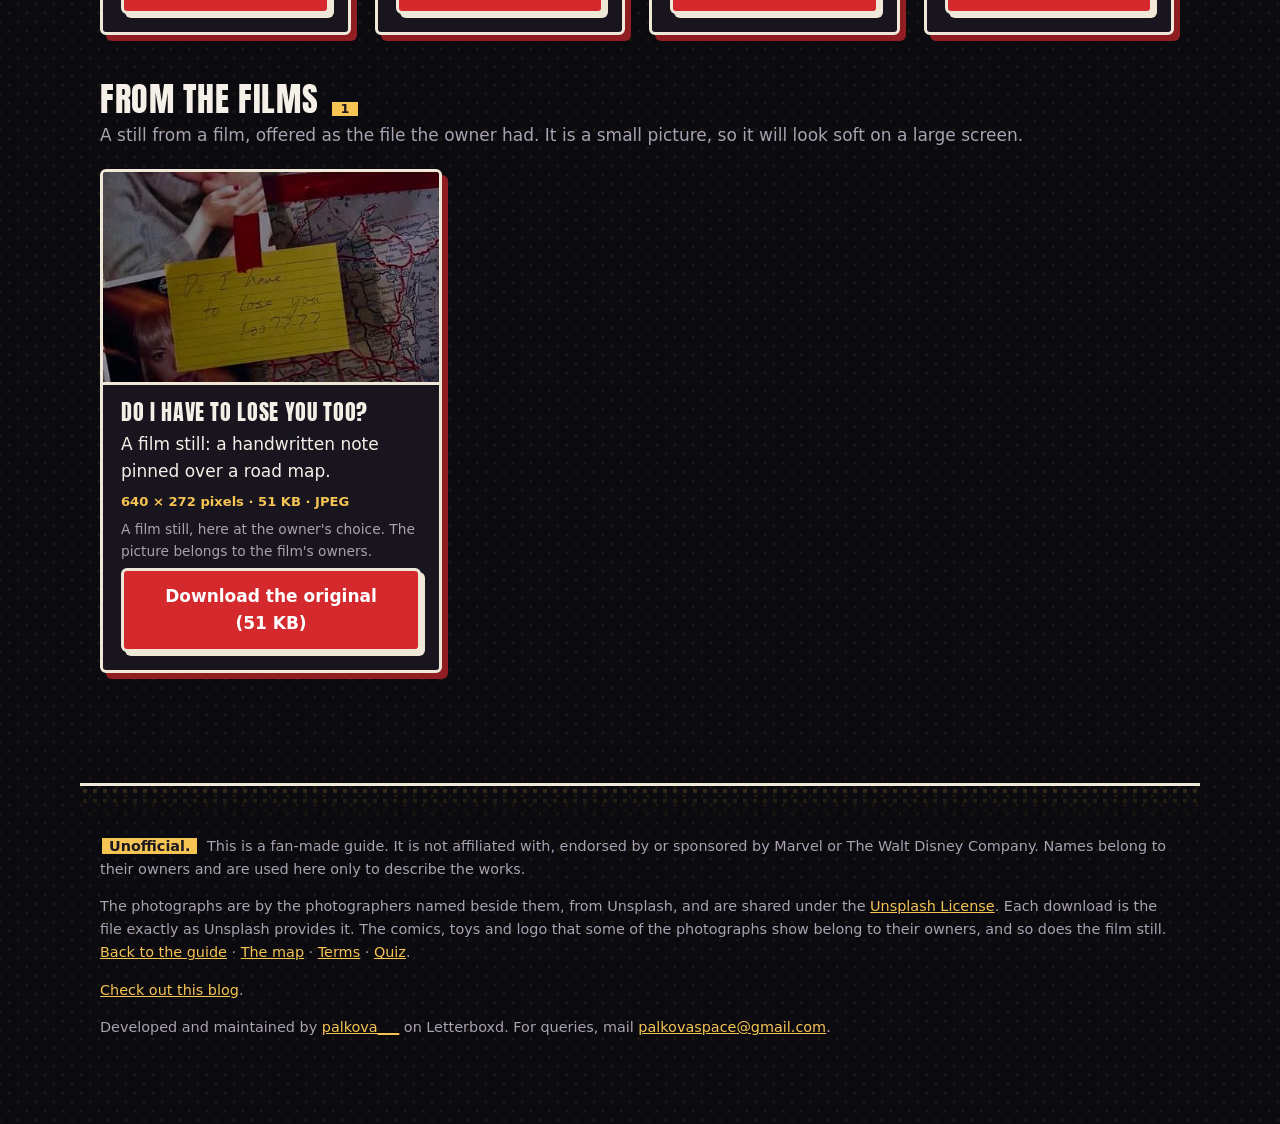
<file: wallpapers.html>
<!doctype html>
<html lang="en" data-theme="dark">
<head>
<meta charset="utf-8">
<meta name="viewport" content="width=device-width, initial-scale=1">
<title>Wallpapers · Watch Map</title>
<meta name="description" content="An unofficial fan guide. 9 photographs to use as a wallpaper, each offered as the original file, with nothing resized or recompressed.">
<meta name="theme-color" content="#0b0a0e">
<link rel="icon" type="image/png" sizes="32x32" href="icon-32.png">
<link rel="apple-touch-icon" href="icon-180.png">
<link rel="preload" href="fonts/anton.woff2" as="font" type="font/woff2" crossorigin>
<link rel="stylesheet" href="style.css">
<script src="theme.js"></script>
<script src="pictures.js"></script>
</head>
<body>
<!-- Generated by tools/build_wallpapers.py from data/wallpapers.json. Do not edit by hand. -->
<header class="bar">
  <a class="word" href="index.html" aria-label="Watch Map, back to the guide"><img class="logo" src="icon-180.png" width="34" height="34" alt=""><span class="word-a">WATCH</span><span class="word-b">MAP</span></a>
  <a class="logo-clock-link" href="https://youtu.be/irVNGjRFZGk" target="_blank" rel="noopener noreferrer" title="Avengers: Doomsday, the official trailer, on YouTube" aria-label="Avengers: Doomsday, the official trailer, on YouTube"><svg class="logo-clock" viewBox="0 0 32 32" width="26" height="26" aria-hidden="true"><circle class="logo-clock-ring" cx="16" cy="16" r="13"/><path class="logo-clock-marks" d="M16 5v3M16 24v3M5 16h3M24 16h3"/><line class="logo-clock-hour" x1="16" y1="16" x2="16" y2="10"/><line class="logo-clock-minute" x1="16" y1="16" x2="16" y2="7"/><line class="logo-clock-second" x1="16" y1="18" x2="16" y2="6"/><circle class="logo-clock-pin" cx="16" cy="16" r="1.6"/></svg></a>
  <nav aria-label="Pages">
    <a href="index.html">The guide</a>
    <a href="map.html">The map</a>
    <a href="index.html#people">Characters</a>
    <a href="terms.html">Terms</a>
    <a href="wallpapers.html" aria-current="page">Wallpapers</a>
    <a href="quiz.html">Quiz</a>
    <a href="animation.html">Animation</a>
  </nav>
  <a class="tool back-link" href="index.html">Guide</a>
  <button type="button" id="theme" class="tool">Dark</button>
</header>

<main id="top" class="block walls-page">
  <div class="head">
    <p class="num">WALLS</p>
    <h1 class="terms-title">Something for your screen</h1>
    <p class="sub">9 photographs to use as a wallpaper. <strong>Download gives you the original file</strong>, in its full size and quality: nothing is resized or compressed again. The pictures on this page are small previews.</p>
  </div>

  <section class="walls-part" aria-labelledby="walls-own">
    <h2 class="walls-h" id="walls-own">Drawn for this guide <span>1</span></h2>
    <p class="meta">The guide's own picture, made for a phone. It follows the Road to Doomsday watch path.</p>
    <div class="walls walls-tall">
    <article class="wall" id="w-road-to-doomsday">
      <a class="wall-pic" href="wallpapers/road-to-doomsday.png" title="Open the full picture"><img src="wallpapers/thumbs/road-to-doomsday.jpg" width="506" height="900" decoding="async" alt="The Road to Doomsday watch path as one picture: fifteen numbered tiles in order, ending at Avengers: Doomsday."></a>
      <div class="wall-text">
        <h3>Road to Doomsday</h3>
        <p class="wall-about">The Road to Doomsday watch path as one picture: fifteen numbered tiles in order, ending at Avengers: Doomsday.</p>
        <p class="wall-facts">1,440 × 2,560 pixels · 0.3 MB · PNG</p>
        <p class="wall-by">Drawn for this guide: words only, no logos and no one else's artwork.</p>
        <a class="cta wall-get" href="wallpapers/road-to-doomsday.png" download="road-to-doomsday.png">Download the picture <span>(0.3 MB)</span></a>
      </div>
    </article>
    </div>
  </section>

  <section class="walls-part" aria-labelledby="walls-wide">
    <h2 class="walls-h" id="walls-wide">Wide, for a computer <span>5</span></h2>
    <p class="meta">Landscape pictures. They suit a laptop, a monitor or a tablet held sideways.</p>
    <div class="walls walls-wide">
    <article class="wall" id="w-AXdWu0r8qC4">
      <a class="wall-pic" href="wallpapers/chamfjord-AXdWu0r8qC4-unsplash.jpg" title="Open the full picture"><img src="wallpapers/thumbs/AXdWu0r8qC4.jpg" width="900" height="506" decoding="async" alt="A gold spider emblem on a deep blue background."></a>
      <div class="wall-text">
        <h3>Gold spider on blue</h3>
        <p class="wall-about">A gold spider emblem on a deep blue background.</p>
        <p class="wall-facts">3,840 × 2,160 pixels · 3.1 MB · JPEG</p>
        <p class="wall-by">Photo by chamfjord on <a href="https://unsplash.com/photos/AXdWu0r8qC4" target="_blank" rel="noopener noreferrer">Unsplash</a></p>
        <a class="cta wall-get" href="wallpapers/chamfjord-AXdWu0r8qC4-unsplash.jpg" download="chamfjord-AXdWu0r8qC4-unsplash.jpg">Download the original <span>(3.1 MB)</span></a>
      </div>
    </article>
    <article class="wall" id="w-8SeJUmfahu0">
      <a class="wall-pic" href="wallpapers/erik-mclean-8SeJUmfahu0-unsplash.jpg" title="Open the full picture"><img src="wallpapers/thumbs/8SeJUmfahu0.jpg" width="900" height="600" decoding="async" alt="Comic books laid out edge to edge, covers up."></a>
      <div class="wall-text">
        <h3>A pile of comics</h3>
        <p class="wall-about">Comic books laid out edge to edge, covers up.</p>
        <p class="wall-facts">5,472 × 3,648 pixels · 4.6 MB · JPEG</p>
        <p class="wall-by">Photo by Erik Mclean on <a href="https://unsplash.com/photos/8SeJUmfahu0" target="_blank" rel="noopener noreferrer">Unsplash</a></p>
        <a class="cta wall-get" href="wallpapers/erik-mclean-8SeJUmfahu0-unsplash.jpg" download="erik-mclean-8SeJUmfahu0-unsplash.jpg">Download the original <span>(4.6 MB)</span></a>
      </div>
    </article>
    <article class="wall" id="w-tNO5weLNt-E">
      <a class="wall-pic" href="wallpapers/erik-mclean-tNO5weLNt-E-unsplash.jpg" title="Open the full picture"><img src="wallpapers/thumbs/tNO5weLNt-E.jpg" width="900" height="600" decoding="async" alt="Old Iron Man comic covers, with a record sleeve resting on top."></a>
      <div class="wall-text">
        <h3>Iron Man in print</h3>
        <p class="wall-about">Old Iron Man comic covers, with a record sleeve resting on top.</p>
        <p class="wall-facts">5,472 × 3,648 pixels · 8.0 MB · JPEG</p>
        <p class="wall-by">Photo by Erik Mclean on <a href="https://unsplash.com/photos/tNO5weLNt-E" target="_blank" rel="noopener noreferrer">Unsplash</a></p>
        <a class="cta wall-get" href="wallpapers/erik-mclean-tNO5weLNt-E-unsplash.jpg" download="erik-mclean-tNO5weLNt-E-unsplash.jpg">Download the original <span>(8.0 MB)</span></a>
      </div>
    </article>
    <article class="wall" id="w-87yVsMEoKVA">
      <a class="wall-pic" href="wallpapers/rommel-azucena-87yVsMEoKVA-unsplash.jpg" title="Open the full picture"><img src="wallpapers/thumbs/87yVsMEoKVA.jpg" width="900" height="542" decoding="async" alt="A red, white and blue star shield hung on a pale stone wall."></a>
      <div class="wall-text">
        <h3>The shield on the wall</h3>
        <p class="wall-about">A red, white and blue star shield hung on a pale stone wall.</p>
        <p class="wall-facts">5,472 × 3,294 pixels · 2.8 MB · JPEG</p>
        <p class="wall-by">Photo by Rommel Azucena on <a href="https://unsplash.com/photos/87yVsMEoKVA" target="_blank" rel="noopener noreferrer">Unsplash</a></p>
        <a class="cta wall-get" href="wallpapers/rommel-azucena-87yVsMEoKVA-unsplash.jpg" download="rommel-azucena-87yVsMEoKVA-unsplash.jpg">Download the original <span>(2.8 MB)</span></a>
      </div>
    </article>
    <article class="wall" id="w-jhARm0AqF_E">
      <a class="wall-pic" href="wallpapers/marjan-blan-jhARm0AqF_E-unsplash.jpg" title="Open the full picture"><img src="wallpapers/thumbs/jhARm0AqF_E.jpg" width="900" height="600" decoding="async" alt="A street mural of a red and gold armoured figure with one hand raised."></a>
      <div class="wall-text">
        <h3>Armour on a street wall</h3>
        <p class="wall-about">A street mural of a red and gold armoured figure with one hand raised.</p>
        <p class="wall-facts">5,760 × 3,840 pixels · 4.5 MB · JPEG</p>
        <p class="wall-by">Photo by Marjan Blan on <a href="https://unsplash.com/photos/jhARm0AqF_E" target="_blank" rel="noopener noreferrer">Unsplash</a></p>
        <a class="cta wall-get" href="wallpapers/marjan-blan-jhARm0AqF_E-unsplash.jpg" download="marjan-blan-jhARm0AqF_E-unsplash.jpg">Download the original <span>(4.5 MB)</span></a>
      </div>
    </article>
    </div>
  </section>

  <section class="walls-part" aria-labelledby="walls-tall">
    <h2 class="walls-h" id="walls-tall">Tall, for a phone <span>4</span></h2>
    <p class="meta">Portrait pictures. They suit a phone&#x27;s lock screen or home screen.</p>
    <div class="walls walls-tall">
    <article class="wall" id="w-PXjQaGxi4JA">
      <a class="wall-pic" href="wallpapers/hector-reyes-PXjQaGxi4JA-unsplash.jpg" title="Open the full picture"><img src="wallpapers/thumbs/PXjQaGxi4JA.jpg" width="600" height="900" decoding="async" alt="A red and black spider suit against black, lit from one side."></a>
      <div class="wall-text">
        <h3>Half in shadow</h3>
        <p class="wall-about">A red and black spider suit against black, lit from one side.</p>
        <p class="wall-facts">5,074 × 7,607 pixels · 3.2 MB · JPEG</p>
        <p class="wall-by">Photo by Hector Reyes on <a href="https://unsplash.com/photos/PXjQaGxi4JA" target="_blank" rel="noopener noreferrer">Unsplash</a></p>
        <a class="cta wall-get" href="wallpapers/hector-reyes-PXjQaGxi4JA-unsplash.jpg" download="hector-reyes-PXjQaGxi4JA-unsplash.jpg">Download the original <span>(3.2 MB)</span></a>
      </div>
    </article>
    <article class="wall" id="w-Erstoy-MuVA">
      <a class="wall-pic" href="wallpapers/ayo-ogunseinde-Erstoy-MuVA-unsplash.jpg" title="Open the full picture"><img src="wallpapers/thumbs/Erstoy-MuVA.jpg" width="600" height="900" decoding="async" alt="Someone in a red and black masked suit, head tilted, on a city street."></a>
      <div class="wall-text">
        <h3>The head tilt</h3>
        <p class="wall-about">Someone in a red and black masked suit, head tilted, on a city street.</p>
        <p class="wall-facts">3,000 × 4,500 pixels · 1.8 MB · JPEG</p>
        <p class="wall-by">Photo by Ayo Ogunseinde on <a href="https://unsplash.com/photos/Erstoy-MuVA" target="_blank" rel="noopener noreferrer">Unsplash</a></p>
        <a class="cta wall-get" href="wallpapers/ayo-ogunseinde-Erstoy-MuVA-unsplash.jpg" download="ayo-ogunseinde-Erstoy-MuVA-unsplash.jpg">Download the original <span>(1.8 MB)</span></a>
      </div>
    </article>
    <article class="wall" id="w-IwcpiMuFAjM">
      <a class="wall-pic" href="wallpapers/shovit-chettri-IwcpiMuFAjM-unsplash.jpg" title="Open the full picture"><img src="wallpapers/thumbs/IwcpiMuFAjM.jpg" width="677" height="900" decoding="async" alt="A small red Marvel tag on a plain pale surface."></a>
      <div class="wall-text">
        <h3>Red tag, white letters</h3>
        <p class="wall-about">A small red Marvel tag on a plain pale surface.</p>
        <p class="wall-facts">2,917 × 3,876 pixels · 1.6 MB · JPEG</p>
        <p class="wall-by">Photo by Shovit Chettri on <a href="https://unsplash.com/photos/IwcpiMuFAjM" target="_blank" rel="noopener noreferrer">Unsplash</a></p>
        <a class="cta wall-get" href="wallpapers/shovit-chettri-IwcpiMuFAjM-unsplash.jpg" download="shovit-chettri-IwcpiMuFAjM-unsplash.jpg">Download the original <span>(1.6 MB)</span></a>
      </div>
    </article>
    <article class="wall" id="w-3FA80_d8rHo">
      <a class="wall-pic" href="wallpapers/jerry-kavan-3FA80_d8rHo-unsplash.jpg" title="Open the full picture"><img src="wallpapers/thumbs/3FA80_d8rHo.jpg" width="600" height="900" decoding="async" alt="A little tree figure raising one hand, in blue light."></a>
      <div class="wall-text">
        <h3>A small wave</h3>
        <p class="wall-about">A little tree figure raising one hand, in blue light.</p>
        <p class="wall-facts">4,000 × 6,000 pixels · 4.2 MB · JPEG</p>
        <p class="wall-by">Photo by Jerry Kavan on <a href="https://unsplash.com/photos/3FA80_d8rHo" target="_blank" rel="noopener noreferrer">Unsplash</a></p>
        <a class="cta wall-get" href="wallpapers/jerry-kavan-3FA80_d8rHo-unsplash.jpg" download="jerry-kavan-3FA80_d8rHo-unsplash.jpg">Download the original <span>(4.2 MB)</span></a>
      </div>
    </article>
    </div>
  </section>

  <section class="walls-part" aria-labelledby="walls-stills">
    <h2 class="walls-h" id="walls-stills">From the films <span>1</span></h2>
    <p class="meta">A still from a film, offered as the file the owner had. It is a small picture, so it will look soft on a large screen.</p>
    <div class="walls walls-wide">
    <article class="wall" id="w-note-on-the-map">
      <a class="wall-pic" href="wallpapers/9655205A-7EC6-4B43-8ED2-B7B65ADC50C0_L0_001.jpeg" title="Open the full picture"><img src="wallpapers/thumbs/note-on-the-map.jpg" width="640" height="272" decoding="async" alt="A film still: a handwritten note pinned over a road map."></a>
      <div class="wall-text">
        <h3>Do I have to lose you too?</h3>
        <p class="wall-about">A film still: a handwritten note pinned over a road map.</p>
        <p class="wall-facts">640 × 272 pixels · 51 KB · JPEG</p>
        <p class="wall-by">A film still, here at the owner's choice. The picture belongs to the film's owners.</p>
        <a class="cta wall-get" href="wallpapers/9655205A-7EC6-4B43-8ED2-B7B65ADC50C0_L0_001.jpeg" download="9655205A-7EC6-4B43-8ED2-B7B65ADC50C0_L0_001.jpeg">Download the original <span>(51 KB)</span></a>
      </div>
    </article>
    </div>
  </section>
</main>

<footer class="foot">
  <p><strong>Unofficial.</strong> This is a fan-made guide. It is not affiliated with, endorsed by or sponsored by Marvel or The Walt Disney Company. Names belong to their owners and are used here only to describe the works.</p>
  <p>The photographs are by the photographers named beside them, from Unsplash, and are shared under the <a href="https://unsplash.com/license" target="_blank" rel="noopener noreferrer">Unsplash License</a>. Each download is the file exactly as Unsplash provides it. The comics, toys and logo that some of the photographs show belong to their owners, and so does the film still. <a href="index.html">Back to the guide</a> · <a href="map.html">The map</a> · <a href="terms.html">Terms</a> · <a href="quiz.html">Quiz</a>.</p>
  <p class="from-blog"><a href="https://palkovaspace.wordpress.com/2026/11/07/behind-the-mask-beside-each-other-two-reflections-on-spider-man-brand-new-day/" target="_blank" rel="noopener noreferrer">Check out this blog</a>.</p>
  <p class="made-by">Developed and maintained by <a href="https://letterboxd.com/palkova___/" target="_blank" rel="noopener noreferrer">palkova___</a> on Letterboxd. For queries, mail <a href="mailto:palkovaspace@gmail.com">palkovaspace@gmail.com</a>.</p>
</footer>

</body>
</html>
</file>
<file: style.css>
@font-face { font-family: "Anton"; src: url("fonts/anton.woff2") format("woff2"); font-display: swap; }

:root, :root[data-theme="dark"] {
  --bg: #0b0a0e; --bg2: #131118; --panel: #18151e; --ink: #f4f0e8; --muted: #a9a2b1; --line: #2c2734;
  --red: #e5383b; --red-deep: #8f1d22; --gold: #f6c453; --shadow: rgba(0, 0, 0, 0.55); --dot: rgba(246, 196, 83, 0.07);
  --p1: 356; --p2: 28; --p3: 268; --p4: 172; --p5: 212; --p6: 132;
  /* the comic-book layer: ink outlines, hard shadows, caption yellow, rays and halftone */
  --outline: #efe8d8; --drop: #8f1d22; --under: #e5383b; --pop: #f6c453; --pop-ink: #1b1820; --pop-soft: #4a4032; --pop-line: #0b0a0e;
  --ray: rgba(229, 56, 59, 0.17); --tone: rgba(246, 196, 83, 0.2); --red-btn: #d42a2e;
  --h1-drop: #8f1d22; --em-drop: #5c0f13; --word-drop: #7a1519; --drop-s: 70%; --drop-l: 50%;
}
:root[data-theme="light"] {
  --bg: #f8f4ea; --bg2: #f0e9da; --panel: #fffcf5; --ink: #1b1820; --muted: #615a69; --line: #dbd1bf;
  --red: #c8262b; --red-deep: #8c171c; --gold: #8f6207; --shadow: rgba(60, 40, 10, 0.2); --dot: rgba(27, 24, 32, 0.07);
  --outline: #1b1820; --drop: #1b1820; --under: #1b1820; --pop: #ffcf33; --pop-ink: #1b1820; --pop-soft: #4a4032; --pop-line: #1b1820;
  --ray: rgba(240, 170, 20, 0.26); --tone: rgba(27, 24, 32, 0.15); --red-btn: #c8262b;
  --h1-drop: #ffcf33; --em-drop: #1b1820; --word-drop: #ffcf33; --drop-s: 35%; --drop-l: 13%;
}
/* the colours of the map page's Sacred Timeline view (theme.js sets data-theme="green" for it) */
:root[data-theme="green"] {
  --bg: #020d08; --bg2: #051a10; --panel: #082214; --ink: #eaf6e4; --muted: #94b89d; --line: #17402a;
  --red: #2fd27a; --red-deep: #0d5a31; --gold: #e3d26f; --shadow: rgba(0, 0, 0, 0.6); --dot: rgba(64, 220, 130, 0.07);
  --outline: #cfe9c8; --drop: #0d5a31; --under: #2fd27a; --pop: #e3d26f; --pop-ink: #07160d; --pop-soft: #3c4a2c; --pop-line: #020d08;
  --ray: rgba(47, 210, 122, 0.16); --tone: rgba(227, 210, 111, 0.16); --red-btn: #12854a;
  --h1-drop: #0d5a31; --em-drop: #073a20; --word-drop: #0b4a29; --drop-s: 60%; --drop-l: 30%;
}
:root { --display: "Anton", Impact, "Arial Narrow Bold", sans-serif; --body: system-ui, -apple-system, "Segoe UI", Roboto, "Noto Sans", sans-serif; --bar-h: 60px;
  --burst: polygon(50% 0%, 57.4% 12.9%, 68.8% 4.7%, 71.3% 18.1%, 84.3% 15.7%, 80.9% 29.3%, 95.7% 31.1%, 88.3% 42.4%, 100% 50%, 87.1% 57.4%, 95.3% 68.8%, 81.9% 71.3%, 84.3% 84.3%, 70.7% 80.9%, 68.9% 95.7%, 57.6% 88.3%, 50% 100%, 42.6% 87.1%, 31.2% 95.3%, 28.7% 81.9%, 15.7% 84.3%, 19.1% 70.7%, 4.3% 68.9%, 11.7% 57.6%, 0% 50%, 12.9% 42.6%, 4.7% 31.2%, 18.1% 28.7%, 15.7% 15.7%, 29.3% 19.1%, 31.1% 4.3%, 42.4% 11.7%);
  --burst-s: polygon(50% 0%, 60.2% 18.6%, 79.4% 9.5%, 76.7% 30.6%, 97.6% 34.5%, 83% 50%, 97.6% 65.5%, 76.7% 69.4%, 79.4% 90.5%, 60.2% 81.4%, 50% 100%, 39.8% 81.4%, 20.6% 90.5%, 23.3% 69.4%, 2.4% 65.5%, 17% 50%, 2.4% 34.5%, 23.3% 30.6%, 20.6% 9.5%, 39.8% 18.6%); }

* { box-sizing: border-box; }
html { scroll-behavior: smooth; scroll-padding-top: 78px; }
/* the page is newsprint: two offset dot grids make a halftone screen */
body { margin: 0; color: var(--ink); font: 17px/1.6 var(--body); background-color: var(--bg);
  background-image: radial-gradient(var(--dot) 1.5px, transparent 1.7px), radial-gradient(var(--dot) 1.5px, transparent 1.7px); background-size: 18px 18px; background-position: 0 0, 9px 9px; }
a { color: var(--gold); }
button, select { font: inherit; color: inherit; }
button { cursor: pointer; }
:focus-visible { outline: 3px solid var(--gold); outline-offset: 3px; border-radius: 4px; }

/* top bar: a solid masthead with an ink rule and a red rule under it */
.bar { position: sticky; top: 0; z-index: 30; display: flex; align-items: center; gap: 20px; min-height: var(--bar-h); padding: 8px 20px;
  background: var(--bg); border-bottom: 3px solid var(--outline); box-shadow: 0 4px 0 var(--red); }
.word { display: inline-flex; align-items: baseline; gap: 7px; text-decoration: none; font-family: var(--display); font-size: 1.55rem; letter-spacing: 0.05em; line-height: 1; }
/* the little clock beside the name: the guide's own mark, ticking. It is a plain clock, not a character.
   (Its classes start "logo-clock"; ".tick" is the "seen it" button on a poster.) */
.logo-clock-link { display: inline-flex; align-self: center; margin-left: -8px; border-radius: 50%; }
.logo-clock-link:hover .logo-clock-ring { stroke: var(--red); }
.logo-clock { overflow: visible; animation: clock-bob 2.4s ease-in-out infinite; }
.logo-clock-ring { fill: var(--panel); stroke: var(--pop); stroke-width: 3; }
.logo-clock-marks { stroke: var(--muted); stroke-width: 1.6; stroke-linecap: round; }
.logo-clock-hour, .logo-clock-minute, .logo-clock-second { stroke-linecap: round; transform-origin: 16px 16px; }
.logo-clock-hour { stroke: var(--ink); stroke-width: 2.6; animation: clock-turn 240s linear infinite; }
.logo-clock-minute { stroke: var(--ink); stroke-width: 1.9; animation: clock-turn 20s linear infinite; }
.logo-clock-second { stroke: var(--red); stroke-width: 1.2; animation: clock-turn 6s steps(60) infinite; }
.logo-clock-pin { fill: var(--red); }
@keyframes clock-turn { to { transform: rotate(360deg); } }
@keyframes clock-bob { 0%, 100% { transform: translateY(0); } 50% { transform: translateY(-2px); } }
@media (max-width: 520px) { .logo-clock-link { display: none; } }
@media (prefers-reduced-motion: reduce) { .logo-clock, .logo-clock-hour, .logo-clock-minute, .logo-clock-second { animation: none; } }
.word-a { color: var(--ink); }
.word-b { color: var(--red); text-shadow: 2px 2px 0 var(--word-drop); }
.bar nav { display: flex; gap: 18px; margin-left: auto; }
.bar nav a { color: var(--muted); text-decoration: none; font-size: 0.8rem; font-weight: 800; letter-spacing: 0.08em; text-transform: uppercase; padding: 4px 0 2px; border-bottom: 3px solid transparent; transition: color 0.2s, border-color 0.2s; }
.bar nav a:hover { color: var(--ink); border-bottom-color: var(--red); }
.tool { background: var(--panel); border: 2px solid var(--outline); border-radius: 999px; padding: 4px 13px; font-size: 0.78rem; font-weight: 800; letter-spacing: 0.06em; text-transform: uppercase; color: var(--ink); box-shadow: 2px 2px 0 var(--drop); transition: transform 0.12s, box-shadow 0.12s; }
.tool:hover { transform: translate(-1px, -1px); box-shadow: 3px 3px 0 var(--drop); }
.tool:active { transform: translate(2px, 2px); box-shadow: 0 0 0 var(--drop); }
@media (max-width: 860px) { .bar nav { display: none; } .tool { margin-left: auto; } }

/* hero: a splash page. Rays fan out from behind the headline, halftone rises from the bottom edge */
.hero { position: relative; min-height: min(calc(100vh - var(--bar-h)), 860px); display: flex; align-items: center; overflow: hidden; border-bottom: 3px solid var(--outline);
  background: radial-gradient(1000px 600px at 85% 5%, color-mix(in srgb, var(--red) 30%, transparent), transparent 62%),
    radial-gradient(800px 560px at -5% 100%, color-mix(in srgb, var(--gold) 14%, transparent), transparent 60%), linear-gradient(180deg, var(--bg2), var(--bg)); }
.hero::before { content: ""; position: absolute; inset: 0; pointer-events: none;
  background: repeating-conic-gradient(from 2deg at 24% 40%, var(--ray) 0deg 5deg, transparent 5deg 15deg);
  -webkit-mask-image: radial-gradient(circle at 24% 40%, #000 0, #000 24%, transparent 74%); mask-image: radial-gradient(circle at 24% 40%, #000 0, #000 24%, transparent 74%); }
.hero::after { content: ""; position: absolute; left: 0; right: 0; bottom: 0; height: 170px; pointer-events: none;
  background-image: radial-gradient(var(--tone) 34%, transparent 36%), radial-gradient(var(--tone) 34%, transparent 36%); background-size: 14px 14px; background-position: 0 0, 7px 7px;
  -webkit-mask-image: linear-gradient(to top, #000, transparent); mask-image: linear-gradient(to top, #000, transparent); }
#sky { position: absolute; inset: 0; width: 100%; height: 100%; opacity: 0.6; }
.hero-in { position: relative; z-index: 1; width: 100%; max-width: 1120px; margin: 0 auto; padding: 56px 20px 90px; }
.kicker { margin: 0 0 18px; display: inline-block; background: var(--pop); color: var(--pop-ink); border: 2px solid var(--pop-line); box-shadow: 4px 4px 0 var(--drop); font-weight: 800; font-size: 0.76rem; letter-spacing: 0.2em; text-transform: uppercase; padding: 6px 12px; transform: rotate(-2deg); }
h1 { margin: 0; font-family: var(--display); font-weight: 400; font-size: clamp(3rem, 10vw, 7.4rem); line-height: 1.02; letter-spacing: 0.01em; text-transform: uppercase;
  text-shadow: 0.018em 0.018em 0 var(--h1-drop), 0.036em 0.036em 0 var(--h1-drop), 0.054em 0.054em 0 var(--h1-drop); }
h1 em { font-style: normal; color: var(--red); text-shadow: 0.018em 0.018em 0 var(--em-drop), 0.036em 0.036em 0 var(--em-drop), 0.054em 0.054em 0 var(--em-drop); }
.lede { max-width: 640px; margin: 26px 0 30px; font-size: 1.15rem; color: color-mix(in srgb, var(--ink) 72%, var(--muted)); }
.pick label { display: block; width: fit-content; font-size: 0.74rem; font-weight: 800; letter-spacing: 0.16em; text-transform: uppercase; color: var(--pop-ink); background: var(--pop); border: 2px solid var(--pop-line); box-shadow: 3px 3px 0 var(--drop); padding: 3px 10px; margin-bottom: 12px; transform: rotate(-1deg); }
.pick-row { display: flex; gap: 14px; flex-wrap: wrap; max-width: 660px; }
.pick-row.wide { max-width: 540px; margin-bottom: 24px; }
select { flex: 1 1 260px; min-width: 0; background: var(--panel); border: 3px solid var(--outline); border-radius: 6px; padding: 12px; font-weight: 600; box-shadow: 4px 4px 0 var(--drop); transition: box-shadow 0.2s; }
select:hover, select:focus { box-shadow: 4px 4px 0 var(--red); }
.cta { background: var(--red-btn); color: #fff; border: 3px solid var(--outline); border-radius: 6px; padding: 12px 20px; font-weight: 800; box-shadow: 4px 4px 0 var(--outline); transition: transform 0.14s, box-shadow 0.14s; }
.cta:hover { transform: translate(-2px, -2px); box-shadow: 6px 6px 0 var(--outline); }
.cta:active { transform: translate(3px, 3px); box-shadow: 1px 1px 0 var(--outline); }
.stats { margin: 30px 0 0; color: var(--muted); font-size: 0.92rem; display: flex; flex-wrap: wrap; gap: 12px 14px; }
.stats span { display: inline-flex; align-items: baseline; background: var(--panel); border: 2px solid var(--outline); padding: 1px 11px 1px 9px; box-shadow: 3px 3px 0 var(--drop); }
.stats b { color: var(--ink); font-family: var(--display); font-weight: 400; font-size: 1.5rem; letter-spacing: 0.03em; margin-right: 7px; }
.progress { max-width: 660px; margin: 26px 0 0; }
.progress-bar { height: 14px; border: 2px solid var(--outline); background: var(--panel); overflow: hidden; box-shadow: 3px 3px 0 var(--drop); }
.progress-bar span { display: block; height: 100%; width: 0; background: linear-gradient(90deg, var(--red), var(--gold)); transition: width 0.6s cubic-bezier(0.2, 0.7, 0.2, 1); }
.progress p { margin: 10px 0 0; color: var(--muted); font-size: 0.95rem; }
.down { position: absolute; left: 50%; bottom: 22px; transform: translateX(-50%); z-index: 1; width: 46px; height: 46px; border-radius: 50%; display: grid; place-items: center; background: var(--pop); border: 3px solid var(--pop-line); box-shadow: 3px 3px 0 var(--drop); color: var(--pop-ink); font-weight: 900; text-decoration: none; animation: bob 2.4s ease-in-out infinite; }
@keyframes bob { 0%, 100% { transform: translate(-50%, 0); } 50% { transform: translate(-50%, 7px); } }

/* a small page of empty panels beside the hero text: rays, halftone, a blank balloon. Abstract shapes only. Wide screens only. */
.panels { display: none; }
@media (min-width: 1080px) {
  .panels { display: grid; position: absolute; z-index: -1; right: 24px; bottom: 100px; width: 318px; height: 262px; grid-template: 1.1fr 1fr / 1fr 1.25fr; gap: 12px; transform: rotate(3deg); pointer-events: none; }
  .panels i { position: relative; overflow: hidden; border: 4px solid var(--outline); box-shadow: 5px 5px 0 var(--drop); }
  .panels i:nth-child(1) { grid-column: 1 / -1; background: repeating-conic-gradient(from -6deg at 50% 56%, #f6c453 0deg 12deg, #d42a2e 12deg 24deg); }
  .panels i:nth-child(1)::before, .panels i:nth-child(1)::after { content: ""; position: absolute; left: 50%; top: 56%; width: 104px; height: 84px; margin: -42px 0 0 -52px; clip-path: var(--burst-s); }
  .panels i:nth-child(1)::before { background: #1b1820; transform: scale(1.13) translate(2px, 2px); }
  .panels i:nth-child(1)::after { background: #f4f0e8; }
  .panels i:nth-child(2) { background: radial-gradient(circle at 34% 36%, #f6c453 0 17px, #1b1820 17.5px 20.5px, transparent 21px),
    linear-gradient(135deg, #d42a2e 22%, transparent 82%), radial-gradient(#1b1820 40%, transparent 42%) 0 0 / 9px 9px, #d42a2e; }
  .panels i:nth-child(3) { background: linear-gradient(90deg, #f4f0e8 30%, transparent), repeating-linear-gradient(0deg, transparent 0 8px, rgba(27, 24, 32, 0.55) 8px 10px), #f4f0e8; }
  .panels i:nth-child(3)::before { content: ""; position: absolute; left: 12px; top: 12px; width: 92px; height: 56px; border: 3px solid #1b1820; border-radius: 50%;
    background: radial-gradient(circle at 30% 50%, #1b1820 0 4px, transparent 4.6px), radial-gradient(circle at 50% 50%, #1b1820 0 4px, transparent 4.6px), radial-gradient(circle at 70% 50%, #1b1820 0 4px, transparent 4.6px), #fff; }
  .panels i:nth-child(3)::after { content: ""; position: absolute; left: 34px; top: 57px; width: 15px; height: 15px; background: #fff; border-right: 3px solid #1b1820; border-bottom: 3px solid #1b1820; transform: skewX(28deg) rotate(12deg); }
}

/* sections: the number sits in an action burst beside the heading */
.block { max-width: 1120px; margin: 0 auto; padding: 84px 20px 10px; }
.head { display: grid; grid-template-columns: auto minmax(0, 1fr); column-gap: 16px; align-items: center; margin-bottom: 28px; }
.head > * { grid-column: 1 / -1; }
.head > .num { grid-column: 1; }
.head > h2, .head > h1 { grid-column: 2; }
.num { position: relative; z-index: 0; margin: 0 0 0 -4px; display: grid; place-items: center; min-width: 74px; height: 68px; padding: 2px 17px 0; font-family: var(--display); font-size: 1.35rem; letter-spacing: 0.06em; line-height: 1; color: var(--pop-ink); transform: rotate(-8deg); }
.num::before, .num::after { content: ""; position: absolute; z-index: -1; clip-path: var(--burst); }
.num::before { inset: -3px -7px -7px -3px; background: var(--under); }
.num::after { inset: 0; background: var(--pop); }
h2 { margin: 0 0 8px; font-family: var(--display); font-weight: 400; font-size: clamp(2.2rem, 6vw, 3.6rem); letter-spacing: 0.02em; text-transform: uppercase; line-height: 1.05; }
.head h2 { margin: 0; text-shadow: 0.03em 0.03em 0 var(--h1-drop), 0.06em 0.06em 0 var(--h1-drop); }
h3 { margin: 0; }
.sub { margin: 12px 0 0; color: var(--muted); max-width: 700px; font-size: 1.05rem; }
.reveal { opacity: 0; transform: translateY(22px); transition: opacity 0.7s ease, transform 0.7s cubic-bezier(0.2, 0.7, 0.2, 1); }
.reveal.in { opacity: 1; transform: none; }
.reveal .num { transform: rotate(-24deg) scale(0.3); transition: transform 0.5s cubic-bezier(0.2, 1.5, 0.4, 1) 0.15s; }
.reveal.in .num { transform: rotate(-8deg); }

/* poster cards: each one is a panel with an ink outline and an off-register colour plate for a shadow */
.rail { display: flex; gap: 18px; overflow-x: auto; padding: 8px 12px 20px 5px; scroll-snap-type: x proximity; scrollbar-width: thin; scrollbar-color: var(--line) transparent; -webkit-overflow-scrolling: touch; }
.rail::-webkit-scrollbar { height: 8px; } .rail::-webkit-scrollbar-thumb { background: var(--line); border-radius: 8px; }
.poster { --h: var(--p1); position: relative; display: block; width: 158px; height: 224px; border-radius: 5px; overflow: hidden; text-align: left; padding: 0; border: 3px solid var(--outline); color: #fff;
  background: linear-gradient(155deg, hsl(var(--h) 62% 34%), hsl(calc(var(--h) + 24) 58% 14%) 78%);
  box-shadow: 5px 5px 0 hsl(var(--h) var(--drop-s) var(--drop-l)); transition: transform 0.16s cubic-bezier(0.2, 0.7, 0.2, 1), box-shadow 0.16s; }
.poster:hover, .poster:focus-visible { transform: translate(-3px, -3px); box-shadow: 8px 8px 0 hsl(var(--h) var(--drop-s) var(--drop-l)); }
.poster::before { content: ""; position: absolute; inset: 0; background-image: radial-gradient(rgba(255, 255, 255, 0.17) 30%, transparent 32%); background-size: 9px 9px; -webkit-mask-image: linear-gradient(135deg, #000, transparent 58%); mask-image: linear-gradient(135deg, #000, transparent 58%); }
.poster::after { content: ""; position: absolute; inset: 0; background-image: radial-gradient(rgba(0, 0, 0, 0.34) 30%, transparent 32%); background-size: 9px 9px; background-position: 4.5px 4.5px; -webkit-mask-image: linear-gradient(315deg, #000, transparent 46%); mask-image: linear-gradient(315deg, #000, transparent 46%); }
.poster .yr { position: absolute; right: -4px; top: -12px; font-family: var(--display); font-size: 5.4rem; line-height: 1; color: rgba(255, 255, 255, 0.1); -webkit-text-stroke: 2px rgba(255, 255, 255, 0.26); letter-spacing: -0.01em; }
.poster .body { position: absolute; z-index: 1; left: 10px; right: 10px; bottom: 11px; }
.poster .kind { display: inline-block; font-size: 0.62rem; font-weight: 800; letter-spacing: 0.14em; text-transform: uppercase; color: #1b1820; background: #f6c453; border: 2px solid #121014; padding: 0 6px; margin-bottom: 8px; transform: rotate(-2.5deg); transform-origin: 0 100%; }
.poster .ttl { display: block; font-family: var(--display); font-size: 1.22rem; line-height: 1.12; letter-spacing: 0.02em; text-transform: uppercase; overflow-wrap: break-word; text-shadow: 2px 2px 0 rgba(0, 0, 0, 0.6); }
.poster .len { display: block; margin-top: 5px; font-size: 0.74rem; font-weight: 600; opacity: 0.9; }
/* a film a path starts with that is not on the map: plain grey, and it does not move when pointed at */
.poster.outside { background: linear-gradient(155deg, #5b5a63, #1f1e25 78%); box-shadow: 5px 5px 0 #2b2a31; }
.poster.outside:hover { transform: none; box-shadow: 5px 5px 0 #2b2a31; }
.poster.outside .kind { background: #f4f0e8; }
.poster.soon { border-style: dashed; background: repeating-linear-gradient(135deg, hsl(var(--h) 30% 22%) 0 12px, hsl(var(--h) 30% 18%) 12px 24px); }
.poster.soon .kind { background: #f4f0e8; }
.poster.soon .yr { color: rgba(255, 255, 255, 0.15); -webkit-text-stroke: 0; }
.poster.sel, .poster.sel:hover { border-color: var(--pop); box-shadow: 0 0 0 3px var(--pop-line), 9px 9px 0 var(--red); }
.poster .step { position: absolute; z-index: 1; left: 7px; top: 7px; min-width: 40px; height: 40px; padding: 2px 6px 0; display: grid; place-items: center; font-family: var(--display); font-size: 1.05rem; line-height: 1; color: #1b1820; transform: rotate(-8deg); }
.poster .step::before, .poster .step::after { content: ""; position: absolute; z-index: -1; clip-path: var(--burst-s); }
.poster .step::before { inset: -3px -5px -5px -3px; background: #121014; }
.poster .step::after { inset: 0; background: #f6c453; }
.tick { position: absolute; right: 9px; top: 9px; z-index: 2; width: 30px; height: 30px; border-radius: 50%; border: 2px solid rgba(255, 255, 255, 0.85); background: rgba(0, 0, 0, 0.4); color: transparent; font-weight: 900; font-size: 0.95rem; line-height: 1; display: grid; place-items: center; transition: background 0.2s, transform 0.2s, color 0.2s; }
.tick:hover { transform: scale(1.12); }
.poster-wrap { position: relative; flex: 0 0 auto; scroll-snap-align: start; }
.poster-wrap.seen .tick { background: #f6c453; border-color: #121014; color: #1b1820; }
.poster-wrap.seen .poster { filter: saturate(0.55) brightness(0.82); }
/* each phase is one wide panel; its name is a caption box that sits across the top edge */
.phase-row { position: relative; margin: 40px 0 56px; padding: 0 12px 2px 14px; border: 3px solid var(--outline); border-radius: 6px; box-shadow: 7px 7px 0 var(--drop);
  background: linear-gradient(200deg, transparent, var(--panel) 46%), radial-gradient(hsl(var(--h) 70% 56% / 0.34) 30%, transparent 32%) 0 0 / 10px 10px, var(--panel); }
.phase-row h3 { position: relative; width: fit-content; max-width: calc(100% - 6px); margin: 0 0 -8px; padding: 4px 13px 3px 11px; display: flex; flex-wrap: wrap; align-items: baseline; gap: 0 12px; font-family: var(--display); font-weight: 400; font-size: 1.5rem; letter-spacing: 0.04em; text-transform: uppercase; line-height: 1.25;
  color: var(--pop-ink); background: var(--pop); border: 3px solid var(--pop-line); box-shadow: 3px 3px 0 var(--drop); transform: translateY(-50%) rotate(-1deg); }
.phase-row h3 small { font: 700 0.8rem/1.5 var(--body); color: var(--pop-soft); letter-spacing: 0; text-transform: none; padding-bottom: 2px; }
.phase-row h3 i { width: 15px; height: 15px; border: 2px solid var(--pop-ink); background: hsl(var(--h) 62% 44%); align-self: center; transform: rotate(45deg); }

/* detail: a full-width panel with a halftone corner */
.detail { background: linear-gradient(315deg, transparent, var(--panel) 34%), radial-gradient(var(--tone) 30%, transparent 32%) 0 0 / 10px 10px, var(--panel); border: 3px solid var(--outline); border-radius: 6px; padding: 22px; box-shadow: 8px 8px 0 var(--drop); }
.hint { margin: 0; color: var(--muted); }
.d-top { display: flex; gap: 22px; align-items: flex-start; flex-wrap: wrap; margin-bottom: 18px; }
.d-top .poster-wrap { flex: 0 0 auto; }
.d-info { flex: 1 1 280px; min-width: 0; }
.d-info h3 { font-family: var(--display); font-weight: 400; font-size: clamp(1.8rem, 4.6vw, 2.8rem); line-height: 1.06; letter-spacing: 0.02em; text-transform: uppercase; }
.meta { color: var(--muted); margin: 8px 0 12px; }
.sum { margin: 0 0 14px; font-size: 1.08rem; }
.sum b { color: var(--gold); }
.ghost { background: var(--panel); border: 2px solid var(--outline); border-radius: 6px; padding: 7px 14px; color: var(--ink); font-weight: 700; font-size: 0.92rem; box-shadow: 3px 3px 0 var(--drop); transition: transform 0.12s, box-shadow 0.12s; margin: 0 10px 8px 0; }
.ghost:hover { transform: translate(-1px, -1px); box-shadow: 4px 4px 0 var(--red); }
.ghost:active { transform: translate(2px, 2px); box-shadow: 1px 1px 0 var(--drop); }
.lbl { width: fit-content; margin: 24px 0 10px; padding: 3px 10px; font-size: 0.74rem; font-weight: 800; letter-spacing: 0.16em; text-transform: uppercase; color: var(--pop-ink); background: var(--pop); border: 2px solid var(--pop-line); box-shadow: 3px 3px 0 var(--drop); transform: rotate(-1deg); }
.none { color: var(--muted); margin: 0; }
.flag { margin: 16px 0 0; padding: 11px 14px; border: 2px solid var(--outline); border-left: 9px solid var(--pop); background: color-mix(in srgb, var(--gold) 9%, var(--panel)); font-size: 0.96rem; }
.group-detail:empty { display: none; }
.group-detail { margin-top: 30px; padding: 20px 18px 6px 20px; border: 3px solid var(--outline); border-radius: 6px; box-shadow: 8px 8px 0 var(--drop);
  background: linear-gradient(315deg, transparent, var(--panel) 34%), radial-gradient(var(--tone) 30%, transparent 32%) 0 0 / 10px 10px, var(--panel); }
.group-detail h3 { font-family: var(--display); font-weight: 400; font-size: clamp(1.7rem, 4.4vw, 2.3rem); letter-spacing: 0.03em; text-transform: uppercase; line-height: 1.1; }
.group-detail .about { margin: 10px 0 0; max-width: 780px; }
.group-detail .meta { margin: 8px 0 10px; font-size: 0.95rem; }
.fade { animation: fade 0.45s ease both; }
@keyframes fade { from { opacity: 0; transform: translateY(10px); } to { opacity: 1; transform: none; } }

/* map */
.controls { display: flex; gap: 14px 18px; flex-wrap: wrap; align-items: center; margin-bottom: 20px; }
.seg { display: inline-flex; border: 3px solid var(--outline); border-radius: 6px; overflow: hidden; background: var(--panel); box-shadow: 4px 4px 0 var(--drop); }
.seg button { background: none; border: 0; padding: 8px 15px; font-weight: 800; color: var(--muted); transition: background 0.2s, color 0.2s; }
.seg button + button { border-left: 3px solid var(--outline); }
.seg button[aria-pressed="true"] { background: var(--pop); color: var(--pop-ink); }
.chips { display: inline-flex; gap: 9px; flex-wrap: wrap; }
.chip { background: var(--panel); border: 2px solid var(--outline); border-radius: 4px; padding: 5px 12px; color: var(--muted); font-weight: 700; font-size: 0.9rem; box-shadow: 2px 2px 0 var(--drop); transition: color 0.2s, background 0.2s, transform 0.12s, box-shadow 0.12s; }
.chip:hover { color: var(--ink); transform: translate(-1px, -1px); box-shadow: 3px 3px 0 var(--drop); }
.chip[aria-pressed="true"] { color: var(--pop-ink); background: var(--pop); }
.map-scroll { overflow-x: auto; overflow-y: hidden; border: 3px solid var(--outline); border-radius: 6px; background: linear-gradient(180deg, var(--bg2), var(--panel)); cursor: grab; scrollbar-width: thin; scrollbar-color: var(--line) transparent; box-shadow: 8px 8px 0 var(--drop); }
.map-scroll.drag { cursor: grabbing; user-select: none; }
#graph { display: block; }
.band { fill: color-mix(in srgb, var(--ink) 3%, transparent); }
.band.alt { fill: color-mix(in srgb, var(--red) 7%, transparent); }
.band-label { fill: var(--muted); font: 400 24px var(--display); letter-spacing: 0.08em; text-transform: uppercase; opacity: 0.85; }
.lane-label { fill: var(--muted); font: 700 11px var(--body); letter-spacing: 0.2em; text-transform: uppercase; }
.edge { fill: none; stroke: var(--muted); stroke-width: 1; opacity: 0.14; transition: opacity 0.35s, stroke 0.35s, stroke-width 0.35s; }
.edge.on { stroke: var(--red); stroke-width: 3; opacity: 0.95; }
.edge.nice-on { stroke: var(--gold); stroke-width: 2; opacity: 0.9; stroke-dasharray: 5 6; }
.dim .edge:not(.on):not(.nice-on) { opacity: 0.04; }
.node { cursor: pointer; transition: opacity 0.35s; }
.node circle { fill: var(--panel); stroke: var(--ink); stroke-width: 3; transition: fill 0.3s, stroke 0.3s, r 0.2s; }
.node.film circle { stroke: var(--red); }
.node.series circle { stroke: var(--gold); }
.node.soon circle { stroke-dasharray: 3 3; }
.node text { fill: var(--ink); font: 600 13px var(--body); }
.node .date { fill: var(--muted); font-weight: 400; font-size: 11px; }
.node:hover circle, .node:focus circle { r: 12; }
.node:focus { outline: none; }
.node:focus text { text-decoration: underline; }
.node.seen circle { fill: var(--gold); stroke: var(--gold); }
.dim .node:not(.on):not(.nice-on):not(.sel) { opacity: 0.2; }
.node.on circle { fill: var(--red); stroke: var(--red); }
.node.nice-on circle { stroke: var(--gold); stroke-width: 4; }
.node.sel circle { fill: var(--ink); stroke: var(--gold); stroke-width: 5; r: 13; }
.node.hidden, .edge.hidden { display: none; }
.caption:empty { display: none; }
.caption { margin-top: 20px; display: flex; gap: 12px; align-items: center; flex-wrap: wrap; background: var(--panel); border: 3px solid var(--outline); border-radius: 6px; padding: 12px 16px; box-shadow: 5px 5px 0 var(--drop); }
.caption strong { font-family: var(--display); font-weight: 400; font-size: 1.25rem; letter-spacing: 0.03em; text-transform: uppercase; }
.caption span { color: var(--muted); }
.caption .ghost { margin: 0; }
.legend { color: var(--muted); font-size: 0.88rem; margin: 20px 0 0; }
.key { display: inline-block; width: 24px; height: 0; border-top: 3px solid var(--red); vertical-align: middle; margin: 0 5px 0 14px; }
.key:first-child { margin-left: 0; }
.key.nice { border-top: 3px dashed var(--gold); }
.key.seen { width: 12px; height: 12px; border: 0; border-radius: 50%; background: var(--gold); }
.legend .note { margin-left: 14px; }

/* paths and people */
.cards { display: grid; grid-template-columns: repeat(auto-fit, minmax(240px, 1fr)); gap: 24px 22px; padding-right: 6px; }
.card { display: flex; flex-direction: column; align-items: flex-start; justify-content: flex-start; text-align: left; border: 3px solid var(--outline); border-radius: 6px; padding: 18px; box-shadow: 6px 6px 0 var(--drop);
  background: linear-gradient(315deg, transparent, var(--panel) 38%), radial-gradient(var(--tone) 30%, transparent 32%) 0 0 / 10px 10px, var(--panel);
  transition: transform 0.16s cubic-bezier(0.2, 0.7, 0.2, 1), box-shadow 0.16s; }
.card:hover { transform: translate(-3px, -3px); box-shadow: 9px 9px 0 var(--drop); }
.card[aria-pressed="true"] { transform: translate(-3px, -3px); box-shadow: 9px 9px 0 var(--red); }
.card b { display: block; font-family: var(--display); font-weight: 400; font-size: 1.45rem; letter-spacing: 0.03em; text-transform: uppercase; line-height: 1.1; margin-bottom: 8px; }
.card span { color: var(--muted); font-size: 0.96rem; margin-bottom: 16px; }
.card i { display: block; width: fit-content; margin-top: auto; padding: 2px 9px; font-style: normal; color: var(--pop-ink); background: var(--pop); border: 2px solid var(--pop-line); font-weight: 800; font-size: 0.8rem; transform: rotate(-1.5deg); }
.people { display: flex; flex-wrap: wrap; gap: 12px; }
.person { display: inline-flex; align-items: center; gap: 9px; background: var(--panel); border: 2px solid var(--outline); border-radius: 999px; padding: 4px 15px 4px 4px; font-weight: 700; box-shadow: 3px 3px 0 var(--drop); transition: background 0.2s, transform 0.12s, box-shadow 0.12s; }
.person:hover { transform: translate(-1px, -1px); box-shadow: 4px 4px 0 var(--red); }
.person .ini { width: 32px; height: 32px; border-radius: 50%; display: grid; place-items: center; background: var(--pop); border: 2px solid var(--pop-line); color: var(--pop-ink); font-family: var(--display); font-size: 0.92rem; letter-spacing: 0.04em; }
.person[aria-pressed="true"] { background: var(--pop); color: var(--pop-ink); }
.person[aria-pressed="true"] .ini { background: var(--red-btn); color: #fff; }

.foot { position: relative; max-width: 1120px; margin: 100px auto 0; padding: 34px 20px 70px; border-top: 3px solid var(--outline); color: var(--muted); font-size: 0.9rem; }
.foot::before { content: ""; position: absolute; left: 0; right: 0; top: 0; height: 30px; pointer-events: none; background-image: radial-gradient(var(--tone) 34%, transparent 36%); background-size: 10px 10px; -webkit-mask-image: linear-gradient(#000, transparent); mask-image: linear-gradient(#000, transparent); }
.foot strong { color: var(--pop-ink); background: var(--pop); border: 2px solid var(--pop-line); padding: 0 7px; margin-right: 3px; }

@media (max-width: 560px) {
  .poster { width: 136px; height: 196px; } .poster .ttl { font-size: 1.05rem; } .block { padding-top: 64px; }
  .bar { gap: 12px; padding: 8px 14px; } .word { font-size: 1.36rem; gap: 6px; }
  .head { column-gap: 12px; } .num { min-width: 64px; height: 60px; font-size: 1.2rem; padding: 2px 14px 0; }
  .rail { gap: 15px; } .phase-row { margin-top: 54px; padding: 0 6px 0 10px; box-shadow: 5px 5px 0 var(--drop); } .phase-row h3 { font-size: 1.3rem; }
  .detail, .group-detail { padding: 16px 12px 6px 14px; box-shadow: 5px 5px 0 var(--drop); } .map-scroll { box-shadow: 5px 5px 0 var(--drop); }
}
@media (prefers-reduced-motion: reduce) {
  html { scroll-behavior: auto; }
  .reveal { opacity: 1; transform: none; transition: none; }
  .reveal .num { transform: rotate(-8deg); transition: none; }
  .poster, .card, .person, .cta, .edge, .node, .node circle, .progress-bar span, .tool, .ghost, .chip, .tick, .seg button, select, .bar nav a { transition: none; }
  .down, .fade { animation: none; }
}

/* the logo beside the name: a photo of comic books by Erik Mclean, from Unsplash */
.bar .logo { width: 34px; height: 34px; border-radius: 5px; border: 2px solid var(--outline); align-self: center; margin-right: 5px; object-fit: cover; transform: rotate(-4deg); box-shadow: 2px 2px 0 var(--drop); }

/* a link styled like the small round buttons in the top bar */
a.tool { text-decoration: none; }
.back-link { display: none; }
.bar nav a[aria-current="page"] { color: var(--ink); border-bottom-color: var(--pop); }
.terms-link { display: none; }
@media (max-width: 860px) { .terms-link, .back-link { display: inline-block; } .tool + .tool { margin-left: 0; } }

/* Terms page */
.terms-page { padding-top: 44px; }
.terms-title { font-family: var(--display); font-weight: 400; font-size: clamp(2.2rem, 7vw, 3.6rem); letter-spacing: 0.02em; text-transform: uppercase; line-height: 1.05; margin: 0;
  text-shadow: 0.03em 0.03em 0 var(--h1-drop), 0.06em 0.06em 0 var(--h1-drop); }
.terms-tools { position: sticky; top: var(--bar-h); z-index: 20; margin: 0 -10px; padding: 16px 10px 10px; background: var(--bg); border-bottom: 3px solid var(--outline); }
.terms-find { display: flex; align-items: center; gap: 14px; margin-bottom: 12px; }
.terms-find span { font-size: 0.74rem; font-weight: 800; letter-spacing: 0.14em; text-transform: uppercase; color: var(--pop-ink); background: var(--pop); border: 2px solid var(--pop-line); box-shadow: 3px 3px 0 var(--drop); padding: 3px 10px; white-space: nowrap; transform: rotate(-1.5deg); }
.terms-find input { flex: 1; min-width: 0; max-width: 420px; font: inherit; color: var(--ink); background: var(--panel); border: 3px solid var(--outline); border-radius: 6px; padding: 8px 13px; box-shadow: 4px 4px 0 var(--drop); }
.terms-find input::placeholder { color: var(--muted); opacity: 1; }
.terms-find input:focus { box-shadow: 4px 4px 0 var(--red); }
.terms-tabs { display: flex; gap: 10px; overflow-x: auto; padding: 2px 6px 7px 1px; scrollbar-width: thin; }
.terms-tabs button { flex: none; background: var(--panel); border: 2px solid var(--outline); border-radius: 4px; padding: 5px 13px; font-weight: 800; font-size: 0.88rem; color: var(--muted); box-shadow: 2px 2px 0 var(--drop); }
.terms-tabs button:hover { color: var(--ink); }
.terms-tabs button[aria-pressed="true"] { background: var(--pop); color: var(--pop-ink); }
.terms-page > .meta { margin: 16px 0 18px; }
.terms-list { display: grid; grid-template-columns: repeat(auto-fill, minmax(min(100%, 430px), 1fr)); gap: 26px 24px; padding-right: 6px; }
.term { border: 3px solid var(--outline); border-radius: 6px; padding: 20px; scroll-margin-top: 200px; box-shadow: 6px 6px 0 var(--drop);
  background: linear-gradient(315deg, transparent, var(--panel) 30%), radial-gradient(var(--tone) 30%, transparent 32%) 0 0 / 10px 10px, var(--panel); }
.term-lit { box-shadow: 0 0 0 4px var(--pop), 10px 10px 0 var(--red); }
.term h2 { font-family: var(--display); font-weight: 400; font-size: 1.6rem; letter-spacing: 0.03em; text-transform: uppercase; line-height: 1.1; margin: 0 0 4px; }
.term-also { margin: 0 0 12px; color: var(--gold); font-weight: 700; font-size: 0.9rem; }
.term dl { margin: 0; border-top: 2px solid var(--line); }
.term dt { margin-top: 12px; font-size: 0.74rem; font-weight: 800; letter-spacing: 0.14em; text-transform: uppercase; color: var(--muted); }
.term dt::before { content: ""; display: inline-block; width: 7px; height: 7px; margin: 0 8px 1px 1px; background: var(--red); transform: rotate(45deg); }
.term dd { margin: 3px 0 0; }
.term-see { margin: 18px 0 0; display: flex; flex-wrap: wrap; gap: 7px; align-items: center; font-size: 0.84rem; }
.term-see span { color: var(--muted); font-weight: 700; margin-right: 2px; }
.term-see b { font-weight: 700; border: 2px solid var(--outline); border-radius: 4px; padding: 1px 9px; background: var(--bg2); }
@media (max-width: 560px) { .terms-find { gap: 10px; } .terms-find span { padding: 3px 7px; letter-spacing: 0.08em; } .terms-find input { padding: 7px 8px; font-size: 0.95rem; } .term { padding: 16px; } }

.hero-more { margin: 18px 0 0; font-weight: 800; display: flex; flex-wrap: wrap; gap: 6px 22px; }
.hero-more a { white-space: nowrap; }

/* The map on its own page. map.html is the guide page with data-page="map" on <body>: everything but the
   map is hidden and the map takes the height of the window. On the guide itself the map stays hidden. */
[data-page="guide"] #map { display: none; }
.door { display: inline-block; text-decoration: none; font-size: 1.1rem; }
#strands { display: none; }
/* the map page has two views instead of a theme: this is their switch, in the bar */
.view-switch { display: inline-flex; flex: none; overflow: hidden; border: 2px solid var(--outline); border-radius: 999px; background: var(--panel); box-shadow: 2px 2px 0 var(--drop); }
.view-switch button { border: 0; background: none; padding: 5px 14px; font-size: 0.78rem; font-weight: 800; letter-spacing: 0.06em; text-transform: uppercase; color: var(--muted); white-space: nowrap; }
.view-switch button + button { border-left: 2px solid var(--outline); }
.view-switch button[aria-pressed="true"] { background: var(--pop); color: var(--pop-ink); }
[data-page="map"] .back-link { display: none; }
.home-link { display: none; } /* shown only in the map's Sacred Timeline view, where the rest of the bar is gone */
@media (max-width: 860px) { .view-switch { margin-left: auto; } }
@media (max-width: 520px) { [data-page="map"] .word-a, [data-page="map"] .word-b { display: none; } .view-switch button { padding: 5px 10px; font-size: 0.72rem; } }
.map-unofficial { margin: 6px 0 0; font-size: 0.78rem; color: var(--muted); }
[data-page="map"] main > :not(#map), [data-page="map"] .foot { display: none; }
[data-page="map"] #map { display: flex; flex-direction: column; max-width: none; margin: 0; padding: 14px 18px 10px; height: calc(100vh - var(--bar-h)); height: calc(100dvh - var(--bar-h)); min-height: 500px; }
[data-page="map"] #map .head { display: flex; flex-wrap: wrap; align-items: baseline; gap: 2px 18px; margin-bottom: 10px; }
[data-page="map"] #map .head .num { display: none; }
[data-page="map"] #map .head h2 { font-size: clamp(1.5rem, 3.2vw, 2.1rem); }
[data-page="map"] #map .head .sub { margin: 0; max-width: none; font-size: 0.92rem; }
[data-page="map"] #map .controls { margin-bottom: 10px; }
[data-page="map"] .map-scroll { flex: 1 1 auto; min-height: 400px; }
@media (max-width: 700px) {
  /* a phone: give the height to the map, not to the words above it */
  [data-page="map"] #map { padding: 10px 12px 8px; }
  [data-page="map"] #map .head .sub, [data-page="map"] #jump { display: none; }
  [data-page="map"] #map .controls { gap: 8px 10px; }
}
[data-page="map"] #graph { height: 100%; width: auto; }
[data-page="map"] .reveal { opacity: 1; transform: none; }
[data-page="map"] .legend { margin-bottom: 0; }
[data-page="map"] .caption { margin-top: 10px; padding: 8px 12px; }

/* The Sacred Timeline view of the map page: nothing but the timeline and the switch, on moving green strands
   (drawn by app.js). A copy of the site that names a picture in config.js (sacred.still) shows it behind them. */
:root[data-theme="green"] body[data-page="map"] { overflow: hidden; background-color: #020d08;
  background-image: linear-gradient(rgba(2, 13, 8, 0.45), rgba(2, 13, 8, 0.7)), var(--green-still, none); background-size: cover; background-position: center; background-attachment: fixed; }
:root[data-theme="green"] body[data-page="map"] .bar { position: fixed; left: 0; right: 0; background: none; border: 0; box-shadow: none; pointer-events: none; }
:root[data-theme="green"] body[data-page="map"] .bar > :not(#view):not(.home-link) { display: none; }
:root[data-theme="green"] body[data-page="map"] .home-link { display: inline-block; margin-left: auto; pointer-events: auto; background: #082214; color: #eaf6e4; border-color: #cfe9c8; text-decoration: none; }
:root[data-theme="green"] body[data-page="map"] #view { margin-left: 0; pointer-events: auto; }
:root[data-theme="green"] body[data-page="map"] #map { height: 100vh; height: 100dvh; padding: 0 0 62px; } /* the strip at the foot is the quote's */
:root[data-theme="green"] body[data-page="map"] #map > :not(.map-scroll):not(#strands):not(.sacred-quote) { display: none; }
/* one line at the foot of the Sacred Timeline view; it is not there in the Default view */
.sacred-quote { display: none; }
:root[data-theme="green"] body[data-page="map"] .sacred-quote { display: block; position: fixed; left: 0; right: 0; bottom: 12px; z-index: 2; margin: 0; padding: 0 16px; text-align: center; pointer-events: none;
  font: italic 600 clamp(0.82rem, 1.5vw, 1.02rem) var(--body); letter-spacing: 0.01em; color: #eaf6e4; text-shadow: 0 0 6px #020d08, 0 0 6px #020d08, 0 0 14px #020d08; }
@media (max-width: 520px) { :root[data-theme="green"] body[data-page="map"] #map { padding-bottom: 82px; } :root[data-theme="green"] body[data-page="map"] .sacred-quote { bottom: 16px; } }
.sacred-quote span { display: block; margin-top: 2px; font-style: normal; font-size: 0.74em; letter-spacing: 0.14em; text-transform: uppercase; color: #9fe0b4; }
:root[data-theme="green"] body[data-page="map"] #strands { display: block; position: fixed; inset: 0; z-index: 0; width: 100%; height: 100%; pointer-events: none; }
:root[data-theme="green"] body[data-page="map"] .map-scroll { position: relative; z-index: 1; overscroll-behavior: contain; border: 0; border-radius: 0; box-shadow: none; background: none; scrollbar-color: #1f6b3f transparent; }
:root[data-theme="green"] body[data-page="map"] .band { fill: transparent; }
:root[data-theme="green"] body[data-page="map"] .band.alt { fill: rgba(47, 210, 122, 0.05); }
/* Reading comes first here: the strands behind are dimmed (app.js), every word has a dark edge round it, and the
   lines between titles are pale and solid so they stand apart from the green. No glow filter on them: a filter
   over a drawing this wide makes scrolling stutter. */
:root[data-theme="green"] body[data-page="map"] .edge { stroke: #f1ffe6; stroke-width: 1.6; opacity: 0.6; transition: none; }
:root[data-theme="green"] body[data-page="map"] .node text, :root[data-theme="green"] body[data-page="map"] .band-label, :root[data-theme="green"] body[data-page="map"] .lane-label { paint-order: stroke; stroke: #020d08; stroke-width: 6px; stroke-linejoin: round; }
:root[data-theme="green"] body[data-page="map"] .node text { fill: #ffffff; font-weight: 700; }
:root[data-theme="green"] body[data-page="map"] .node .date { fill: #e9f7c9; font-weight: 700; }
:root[data-theme="green"] body[data-page="map"] .band-label { fill: #d8f5df; opacity: 1; }
:root[data-theme="green"] body[data-page="map"] .lane-label { fill: #d8f5df; }
:root[data-theme="green"] body[data-page="map"] .node circle { fill: #020d08; }
:root[data-theme="green"] body[data-page="map"] .node { transition: none; }
:root[data-theme="green"] body[data-page="map"] .edge.on { stroke: #f1ffd0; stroke-width: 3; opacity: 1; }

/* Animation page: two square boxes, and the stage that covers the window while a scene plays */
.anim-page { padding-top: 44px; max-width: 900px; }
.anim-boxes { display: grid; grid-template-columns: repeat(auto-fit, minmax(min(100%, 260px), 1fr)); gap: 28px; }
.anim-box { aspect-ratio: 1 / 1; display: grid; place-items: center; padding: 22px; border: 3px solid var(--outline); border-radius: 6px; box-shadow: 8px 8px 0 var(--drop); color: #fff; text-align: center; transition: transform 0.14s, box-shadow 0.14s; }
.anim-box:hover { transform: translate(-3px, -3px); box-shadow: 11px 11px 0 var(--drop); }
.anim-box span { font-family: var(--display); font-size: clamp(1.7rem, 5vw, 2.5rem); letter-spacing: 0.03em; text-transform: uppercase; line-height: 1.1; text-shadow: 3px 3px 0 rgba(0, 0, 0, 0.55); }
.anim-box.loki { background: radial-gradient(circle at 50% 55%, #1b8f55, #06301c 70%); }
.anim-box.iron { background: radial-gradient(circle at 50% 42%, #ff6a3d, #7a1016 68%); }
.anim-box.stan { background: radial-gradient(circle at 50% 46%, #7b4fd6, #1c1140 70%); }
#stage { position: fixed; inset: 0; z-index: 60; display: grid; place-items: center; }
#stage[hidden], #stage [hidden] { display: none; }
#stage-canvas { position: absolute; inset: 0; width: 100%; height: 100%; }
#stage-video { position: relative; width: min(100vw, calc(100vh * 1.9)); width: min(100vw, calc(100dvh * 1.9)); aspect-ratio: 1.9 / 1; object-fit: cover; background: #000; box-shadow: 0 0 70px rgba(47, 210, 122, 0.4); animation: stage-in 1.4s ease both; }
/* YouTube's player: the same wide frame, kept clear of the buttons under it */
#stage-frame { position: relative; border: 0; background: #000; width: min(100vw, calc((100vh - 120px) * 1.9)); width: min(100vw, calc((100dvh - 120px) * 1.9)); aspect-ratio: 1.9 / 1; margin-bottom: 76px; box-shadow: 0 0 70px rgba(47, 210, 122, 0.4); animation: stage-in 1.4s ease both; }
#stage.has-frame .stage-tools { bottom: 22px; }
.stage-tools { position: absolute; left: 0; right: 0; bottom: 5vh; z-index: 2; display: flex; flex-wrap: wrap; justify-content: center; gap: 12px; padding: 0 16px; }
.stage-pill { font: 800 0.86rem var(--body); letter-spacing: 0.06em; text-transform: uppercase; text-decoration: none; color: #f4f0e8; background: rgba(12, 12, 14, 0.72); border: 2px solid #f4f0e8; border-radius: 999px; padding: 8px 18px; animation: stage-in 1s ease both; }
.stage-pill:hover { background: #f4f0e8; color: #0b0a0e; }
.stage-pill.quiet { border-color: rgba(244, 240, 232, 0.45); color: rgba(244, 240, 232, 0.8); font-size: 0.76rem; }
@keyframes stage-in { from { opacity: 0; } to { opacity: 1; } }
/* "I am inevitable" (the Iron Man scene): the page is wiped away from left to right (the grains are drawn on the stage), then nothing is left */
body.to-dust { overflow: hidden; }
body.to-dust > .bar, body.to-dust > main, body.to-dust > .foot { -webkit-mask-image: linear-gradient(90deg, transparent 0, transparent 46%, #000 54%, #000 100%); mask-image: linear-gradient(90deg, transparent 0, transparent 46%, #000 54%, #000 100%);
  -webkit-mask-size: 220% 100%; mask-size: 220% 100%; -webkit-mask-repeat: no-repeat; mask-repeat: no-repeat; animation: dust-away 2.4s ease-in forwards; }
@keyframes dust-away { from { -webkit-mask-position: 100% 0; mask-position: 100% 0; } to { -webkit-mask-position: 0 0; mask-position: 0 0; } }
body.stage-full { overflow: hidden; }
body.stage-full > .bar, body.stage-full > main, body.stage-full > .foot { visibility: hidden; animation: none; }
body.stage-full #stage { background: #000; }
@media (prefers-reduced-motion: reduce) { body.to-dust > .bar, body.to-dust > main, body.to-dust > .foot { animation-duration: 0.01s; } }

/* Quiz page: one card per question */
.quiz-page { padding-top: 44px; max-width: 820px; }
.quiz-score { display: flex; flex-wrap: wrap; align-items: center; gap: 12px 18px; margin: 0 0 26px; font-weight: 800; }
.quiz-score b { font-family: var(--display); font-weight: 400; font-size: 1.7rem; letter-spacing: 0.03em; }
.quiz-list { display: grid; gap: 26px; padding-right: 6px; }
.q { border: 3px solid var(--outline); border-radius: 6px; padding: 20px; background: var(--panel); box-shadow: 6px 6px 0 var(--drop); }
.q.right { box-shadow: 6px 6px 0 var(--pop); }
.q-n { margin: 0 0 6px; font-size: 0.74rem; font-weight: 800; letter-spacing: 0.14em; text-transform: uppercase; color: var(--muted); }
.q h2 { font-size: clamp(1.35rem, 4vw, 1.9rem); margin: 0 0 14px; text-shadow: none; }
.q-options { display: grid; grid-template-columns: repeat(auto-fit, minmax(150px, 1fr)); gap: 10px; }
.q-options button { background: var(--bg2); border: 2px solid var(--outline); border-radius: 6px; padding: 10px 12px; font-weight: 700; text-align: left; transition: transform 0.12s, box-shadow 0.12s; }
.q-options button:hover { transform: translate(-1px, -1px); box-shadow: 3px 3px 0 var(--drop); }
.q-options button.picked-right { background: var(--pop); color: var(--pop-ink); }
.q-options button.picked-wrong { border-style: dashed; opacity: 0.6; text-decoration: line-through; }
.q-type { display: flex; flex-wrap: wrap; gap: 10px; }
.q-type input { flex: 1 1 220px; min-width: 0; font: inherit; color: var(--ink); background: var(--bg2); border: 3px solid var(--outline); border-radius: 6px; padding: 10px 12px; }
.q-type input:focus { box-shadow: 4px 4px 0 var(--red); outline: none; }
.q-say { margin: 12px 0 0; min-height: 1.6em; font-weight: 700; }
.q-say.good { color: var(--gold); }
.q-hint { margin: 10px 0 0; color: var(--muted); font-size: 0.95rem; }
.q-full { margin: 12px 0 0; font-family: var(--display); font-size: clamp(1.3rem, 4vw, 2rem); letter-spacing: 0.02em; text-transform: uppercase; line-height: 1.15; }
.ghost-link { background: none; border: 0; padding: 0; color: var(--gold); text-decoration: underline; font-weight: 700; }

/* Wallpapers page: a card per photo, wide ones and tall ones in their own grids */
.walls-page { padding-top: 44px; }
.walls-part { margin-top: 46px; }
.walls-h { display: flex; align-items: baseline; gap: 12px; margin: 0 0 4px; font-size: clamp(1.5rem, 4vw, 2.1rem); }
.walls-h span { font-family: var(--body); font-size: 0.8rem; font-weight: 800; letter-spacing: 0.04em; color: var(--pop-ink); background: var(--pop); border: 2px solid var(--pop-line); padding: 0 8px; }
.walls-part > .meta { margin: 0 0 20px; }
.walls { display: grid; gap: 28px 24px; padding-right: 6px; }
.walls-wide { grid-template-columns: repeat(auto-fill, minmax(min(100%, 330px), 1fr)); }
.walls-tall { grid-template-columns: repeat(auto-fill, minmax(min(100%, 230px), 1fr)); }
.wall { display: flex; flex-direction: column; overflow: hidden; border: 3px solid var(--outline); border-radius: 6px; background: var(--panel); box-shadow: 6px 6px 0 var(--drop); }
.wall-pic { display: block; background: var(--bg2); border-bottom: 3px solid var(--outline); }
.wall-pic img { display: block; width: 100%; height: auto; object-fit: cover; }
.walls-wide .wall-pic img { aspect-ratio: 16 / 10; }
.walls-tall .wall-pic img { aspect-ratio: 3 / 4; }
#w-road-to-doomsday .wall-pic img { aspect-ratio: 9 / 16; } /* the guide's own poster is shown whole */
.wall-text { display: flex; flex-direction: column; flex: 1; gap: 6px; padding: 16px 18px 18px; }
.wall h3 { font-family: var(--display); font-weight: 400; font-size: 1.35rem; letter-spacing: 0.03em; text-transform: uppercase; line-height: 1.1; }
.wall p { margin: 0; }
.wall-facts { font-size: 0.82rem; font-weight: 700; color: var(--gold); }
.wall-by { margin-bottom: 10px; font-size: 0.86rem; color: var(--muted); }
.wall-get { display: block; margin-top: auto; text-align: center; text-decoration: none; }
.wall-get span { font-weight: 600; white-space: nowrap; }

/* a copy of the site with the tick list switched off (config.js) hides every mention of it */
.no-ticks [data-ticks] { display: none; }

/* Feedback page (Cloudflare copy only) */
.feedback-page { max-width: 760px; }
.fb-form { display: grid; gap: 8px; }
.fb-label { font-weight: 800; letter-spacing: 0.04em; text-transform: uppercase; font-size: 0.8rem; color: var(--muted); }
.fb-form textarea { width: 100%; box-sizing: border-box; font: inherit; color: var(--ink); background: var(--panel); border: 2px solid var(--line); border-radius: 12px; padding: 12px 14px; resize: vertical; min-height: 130px; }
.fb-form textarea:focus { outline: none; border-color: var(--red); }
.fb-foot { display: flex; flex-wrap: wrap; justify-content: space-between; align-items: center; gap: 10px; }
.fb-send { font-size: 0.85rem; padding: 8px 18px; cursor: pointer; }
.fb-send:disabled { opacity: 0.6; cursor: wait; }
.fb-trap { position: absolute; left: -9999px; width: 1px; height: 1px; overflow: hidden; }
.fb-privacy { margin-top: 14px; }
.fb-h { margin: 36px 0 12px; font-family: var(--display); font-weight: 400; letter-spacing: 0.03em; font-size: 1.5rem; }
.fb-list { list-style: none; padding: 0; margin: 0; display: grid; gap: 10px; }
.fb-item { background: var(--panel); border: 1px solid var(--line); border-radius: 12px; padding: 12px 16px; }
.fb-item .fb-text { margin: 0 0 4px; white-space: pre-wrap; overflow-wrap: anywhere; }
</file>
